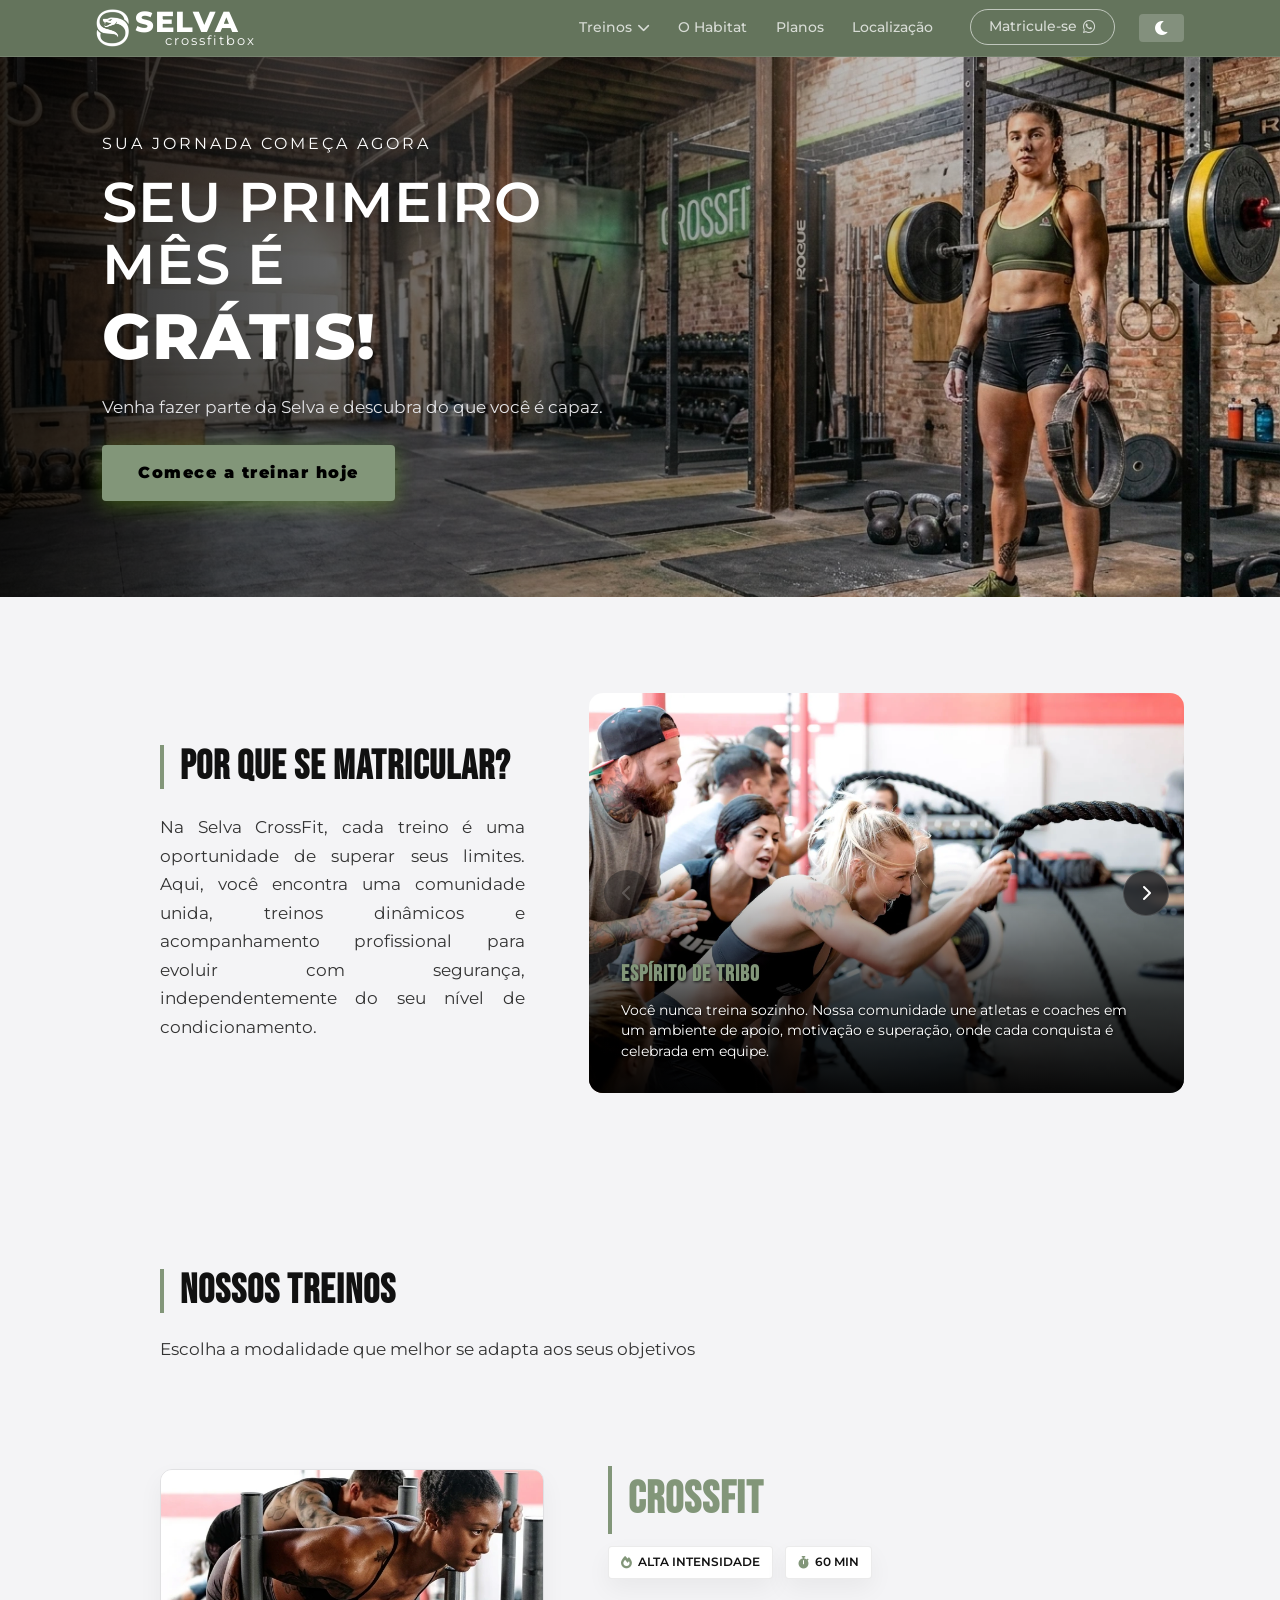
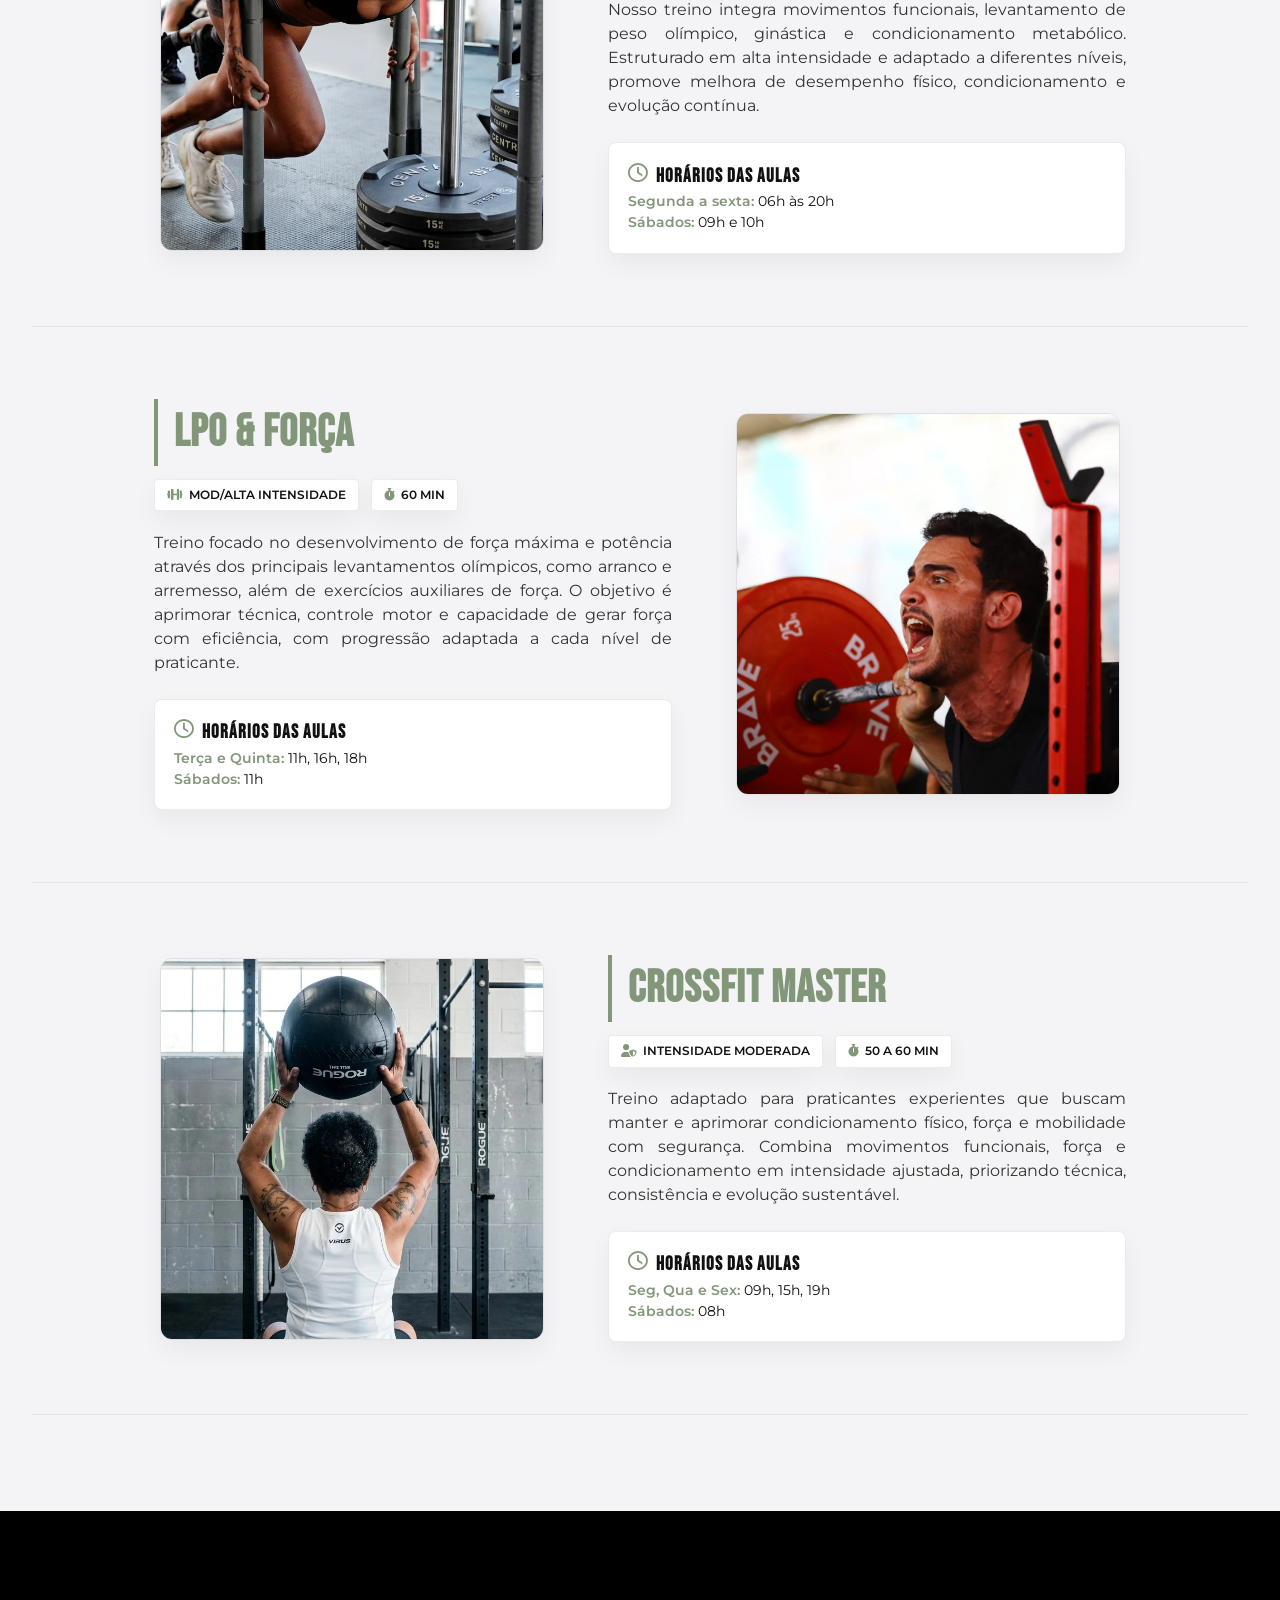
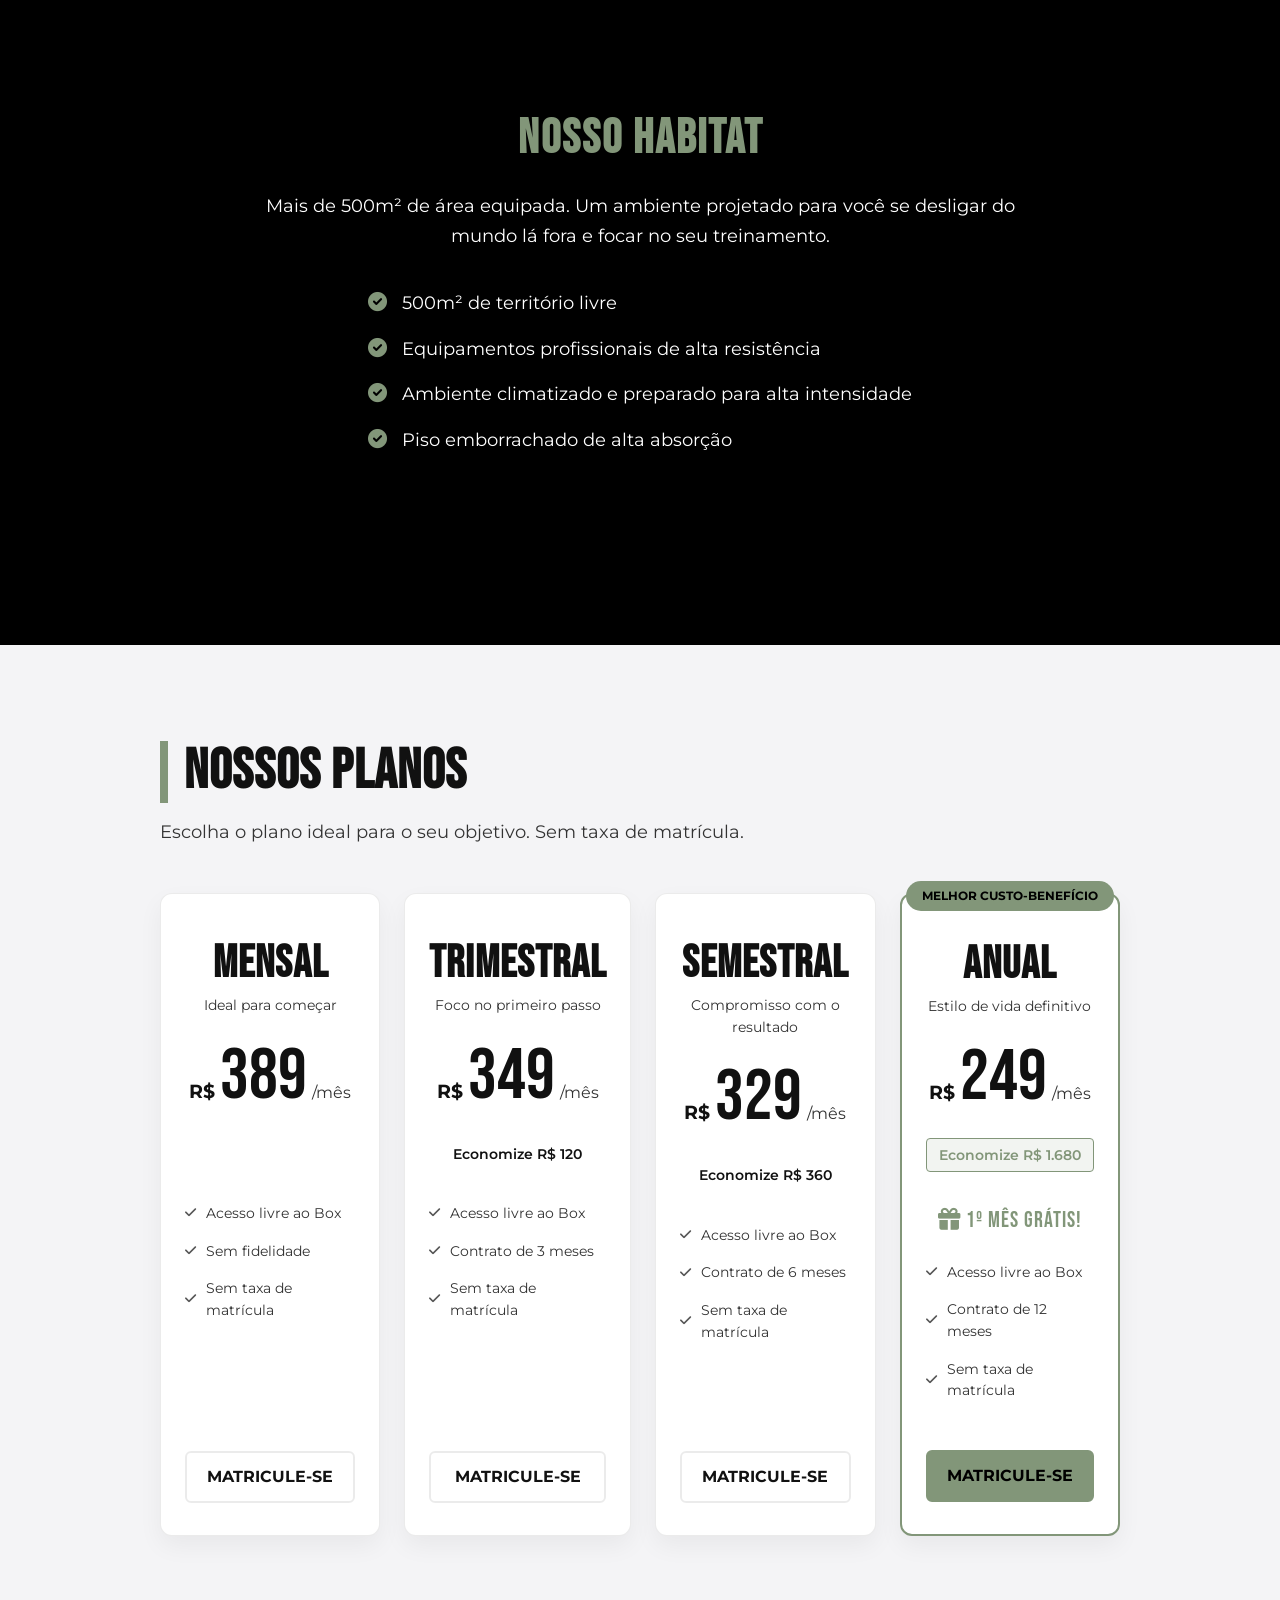
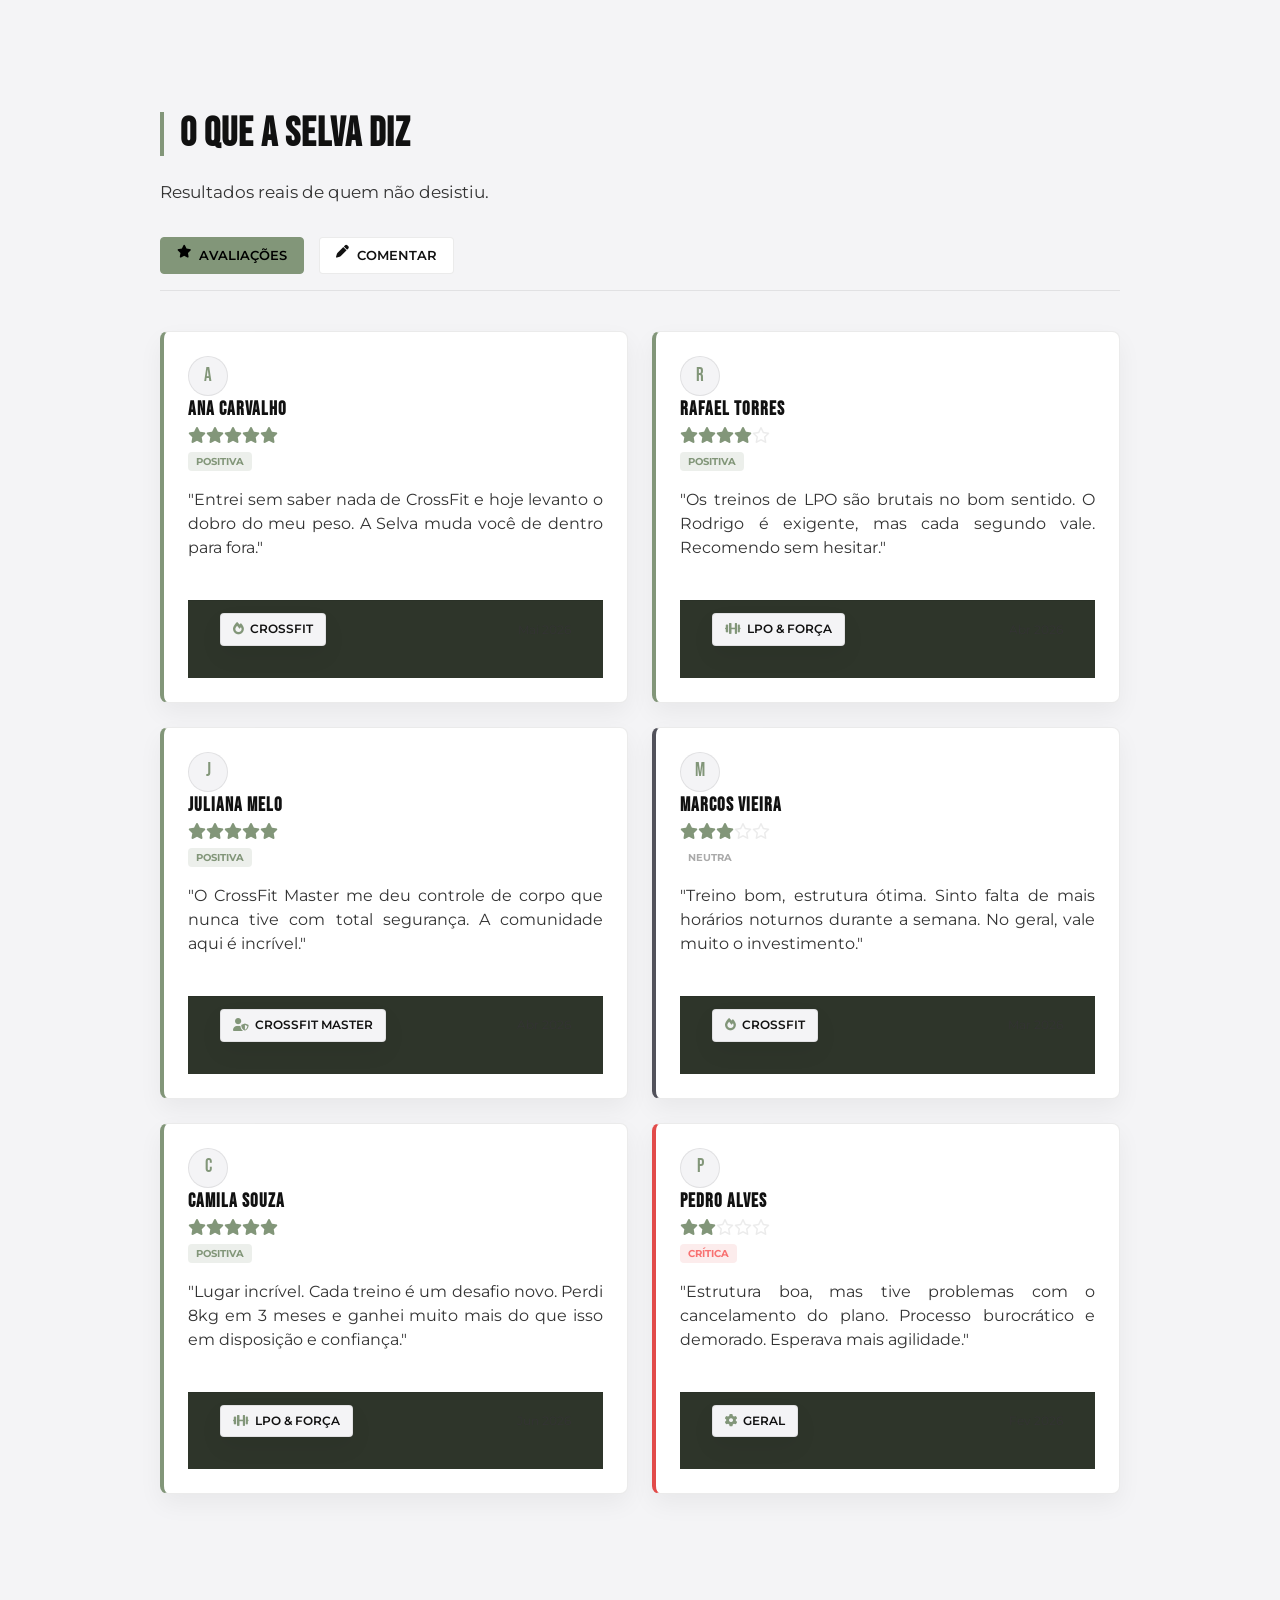
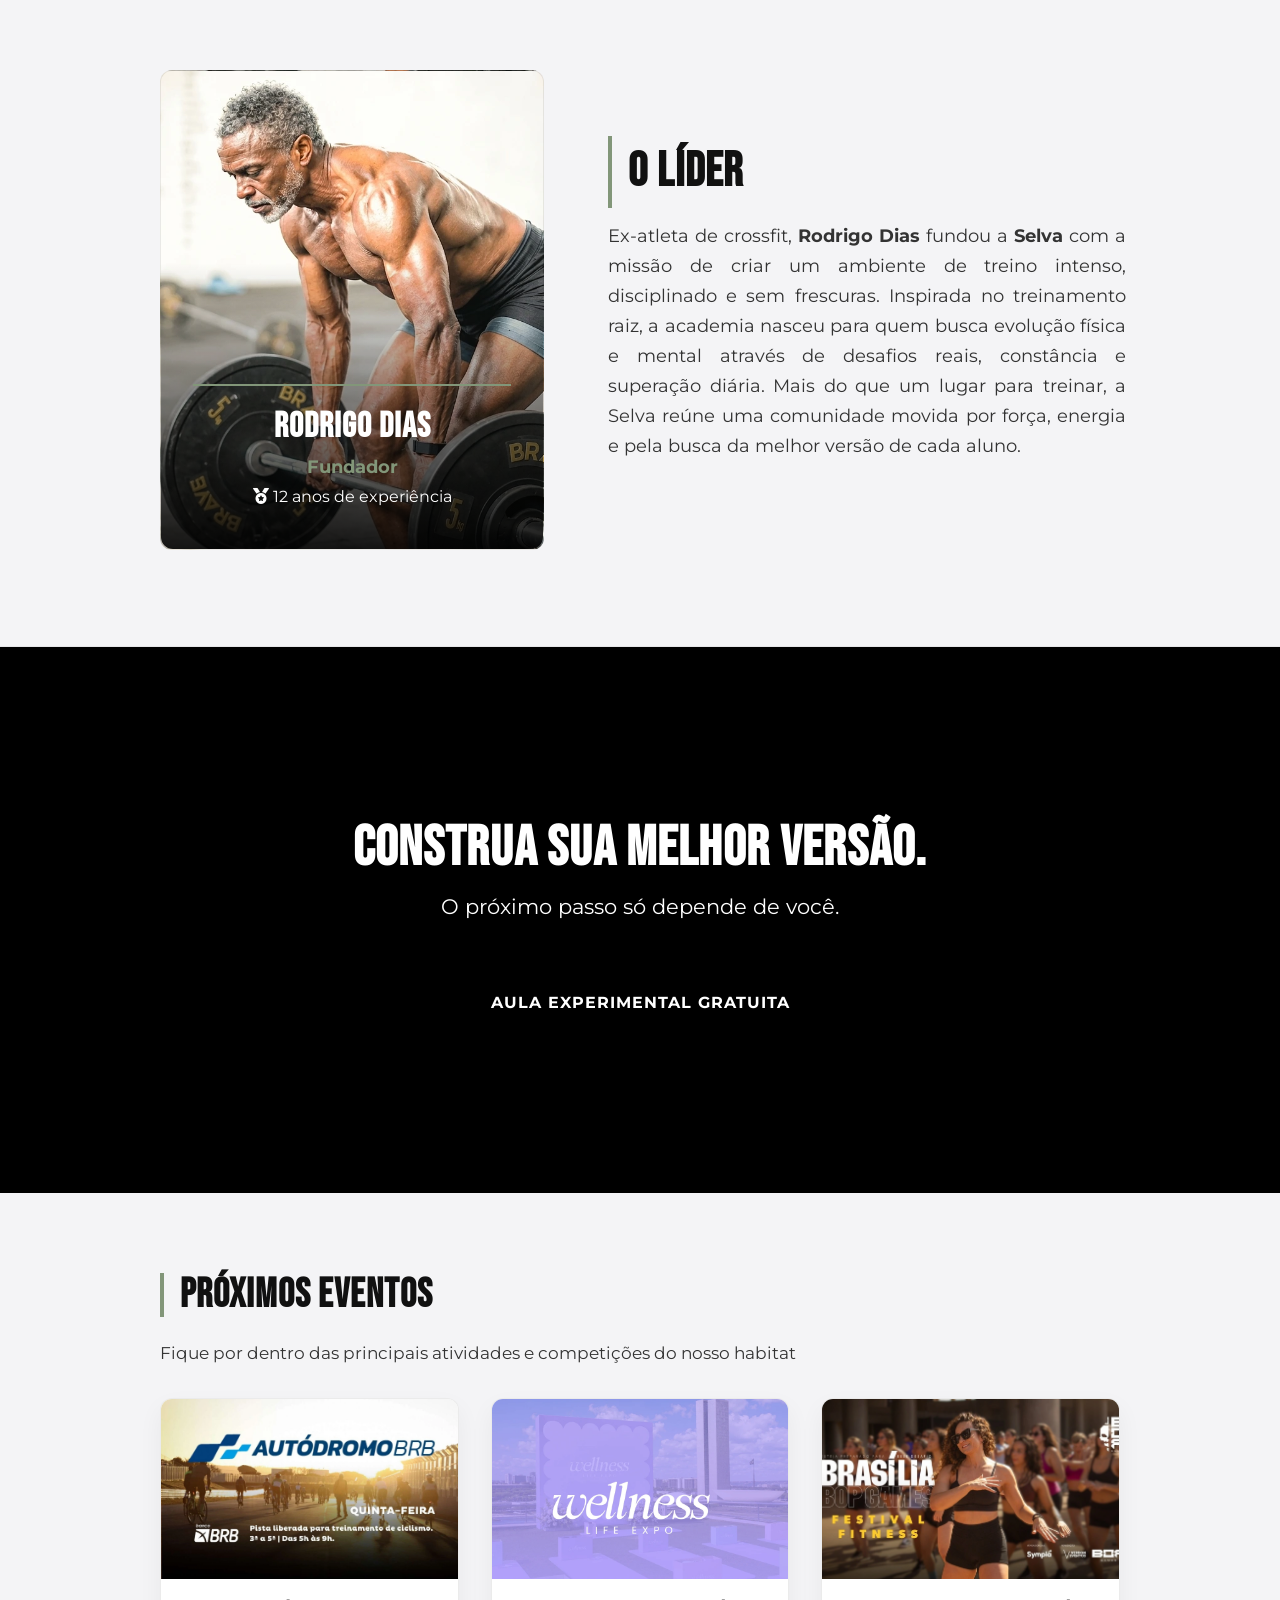
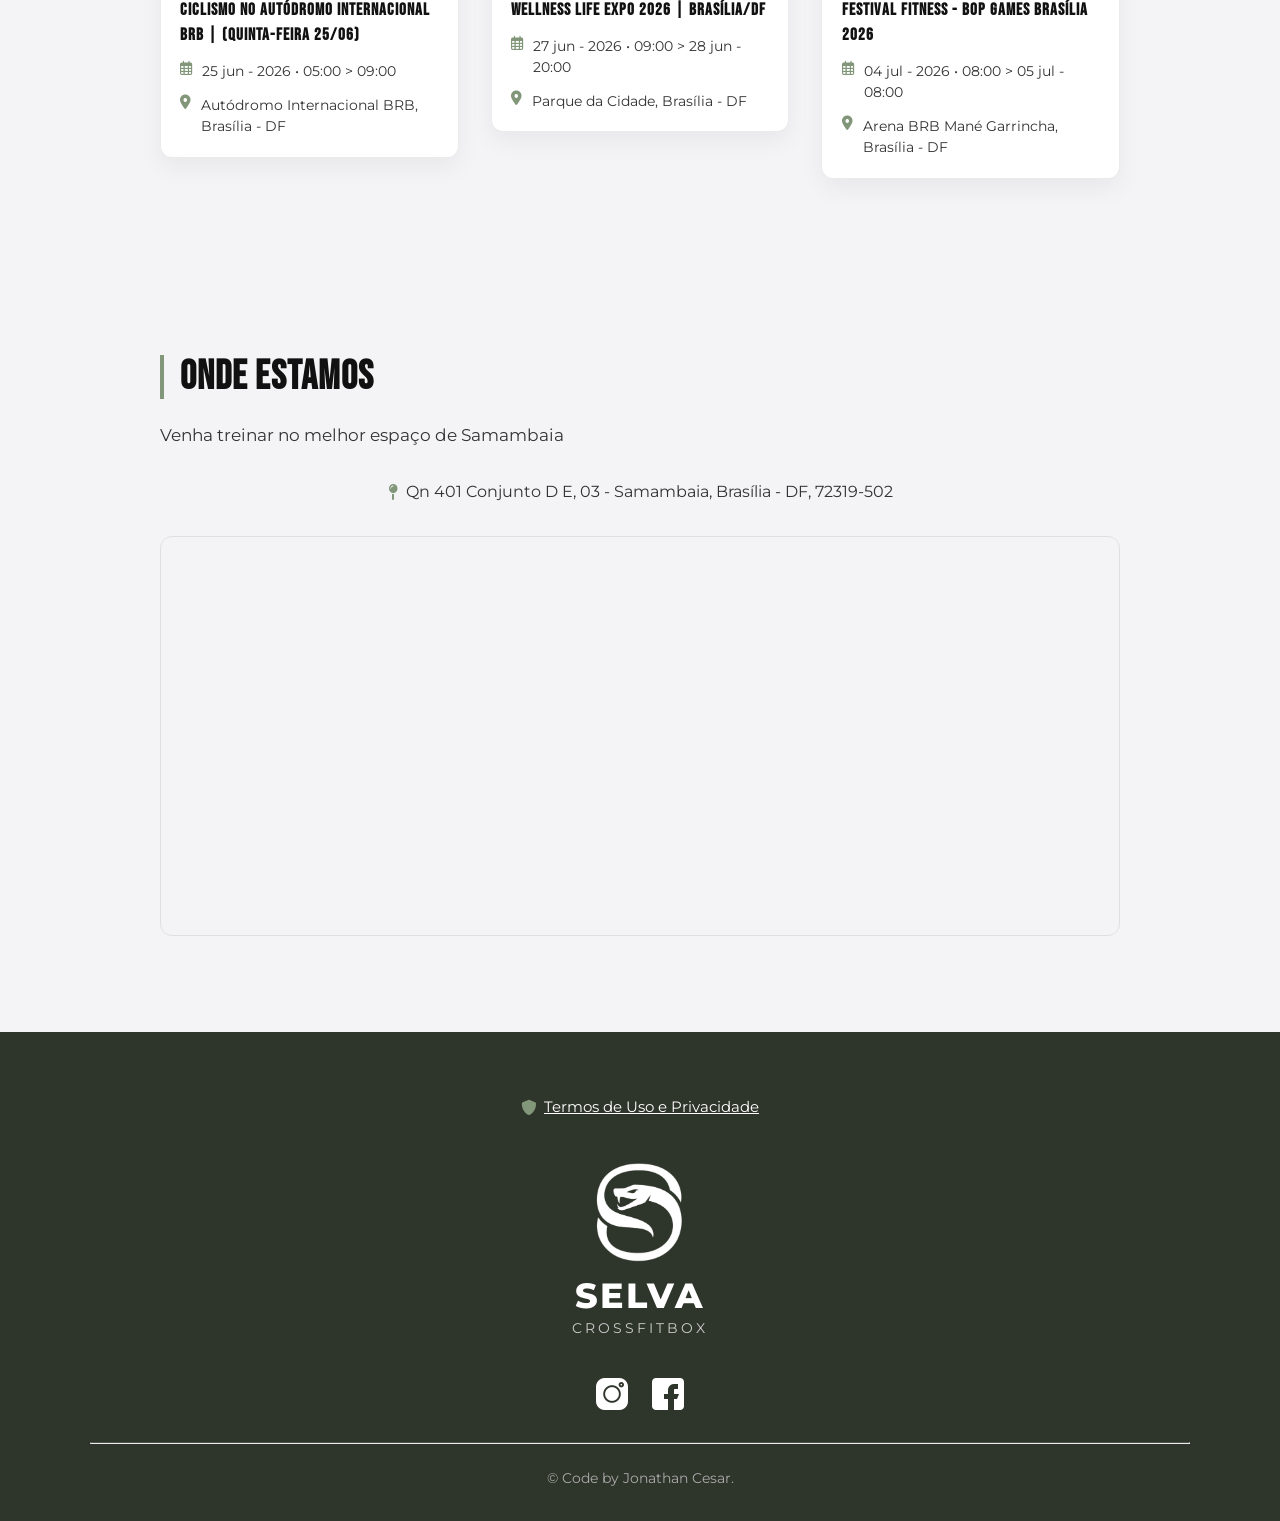
<file: index.html>
<!DOCTYPE html>
<html lang="pt-BR">

<head>
    <meta charset="UTF-8">
    <meta name="viewport" content="width=device-width, initial-scale=1.0, viewport-fit=cover">
    <meta name="description" content="Selva CrossFit - Desperte seu instinto primal. A maior academia de Samambaia - DF.">
    <meta name="theme-color" content="#e6e6e8">
    <title>Selva CrossFit | Desperte seu Instinto Primal - Samambaia/DF</title>

    <!-- Importação das fontes -->
    <link rel="preconnect" href="https://fonts.googleapis.com">
    <link rel="preconnect" href="https://fonts.gstatic.com" crossorigin>
    <link href="https://fonts.googleapis.com/css2?family=Bebas+Neue&family=League+Gothic&family=Montserrat:wght@400;700;800&family=Roboto:wght@300;400;500;700&display=swap" rel="stylesheet">
    <link rel="stylesheet" href="https://cdnjs.cloudflare.com/ajax/libs/font-awesome/6.0.0-beta3/css/all.min.css">

    <!-- Importação do CSS com caminhos corretos da pasta assets -->
    <link rel="stylesheet" href="./assets/css/reset.css">
    <link rel="stylesheet" href="./assets/css/global.css">
    <link rel="stylesheet" href="./assets/css/layout.css">
    <link rel="stylesheet" href="./assets/css/sections.css">
</head>

<body>
    <!-- Controles invisíveis para Tema e Menu Mobile -->
    <input type="checkbox" id="dark-toggle" class="sr-only" checked>
    <input type="checkbox" id="menu-toggle" class="sr-only">

    <div class="site-container">

        <!-- HEADER -->
        <header class="main-header">
            <div class="header-container">
                <a href="#inicio" class="logo-link" aria-label="Selva CrossFit - Voltar para o início">
                    <div class="logo-area-composta">
                        <img src="assets/icons/logo.svg" class="logo-simbolo" alt="" aria-hidden="true">
                        <div class="logo-texto-bloco">
                            <h1 class="logo-txt-principal">SELVA</h1>
                            <span class="logo-txt-sub">crossfitbox</span>
                        </div>
                    </div>
                </a>

                <nav class="top-nav" aria-label="Navegação principal">
                    <ul>
                        <li class="dropdown">
                            <a href="#inicio" aria-haspopup="true">Treinos <i class="fas fa-chevron-down" aria-hidden="true"></i></a>
                            <ul class="dropdown-menu">
                                <li><a href="#crossfit">CrossFit</a></li>
                                <li><a href="#lpo">LPO</a></li>
                                <li><a href="#crossfit-master">CrossFit Master</a></li>
                            </ul>
                        </li>
                        <li><a href="#estrutura">O Habitat</a></li>
                        <li><a href="#planos">Planos</a></li>
                        <li><a href="#localizacao">Localização</a></li>
                        <li class="nav-btn-container">
                            <a href="https://api.whatsapp.com/send/?phone=556130488201" target="_blank" rel="noopener" class="btn-nav-eval">
                                Matricule-se <i class="fab fa-whatsapp" aria-hidden="true"></i>
                            </a>
                        </li>
                    </ul>
                </nav>

                <div class="header-controls">
                    <div class="theme-toggle">
                        <label for="dark-toggle" class="toggle-label">
                            <i class="fas fa-moon" aria-hidden="true"></i>
                            <span class="sr-only">Alternar tema claro e escuro</span>
                        </label>
                    </div>
                    <label for="menu-toggle" class="btn-mobile-menu">
                        <i class="fas fa-bars" aria-hidden="true"></i>
                        <span class="sr-only">Abrir menu de navegação</span>
                    </label>
                </div>
            </div>
        </header>

        <!-- BANNER PROMOCIONAL -->
        <section id="inicio" class="promocional">
            <div class="conteudo-promo">
                <span>SUA JORNADA COMEÇA AGORA</span>
                <h2>SEU PRIMEIRO MÊS É <span>GRÁTIS!</span></h2>
                <p>Venha fazer parte da Selva e descubra do que você é capaz.</p>
                <a href="#planos" class="btn-green">Comece a treinar hoje</a>
            </div>
            <div class="promo-imagem">
                <img src="assets/img/bannerPromocao.webp" alt="Crossfit">
            </div>
        </section>

        <!-- POR QUE SE MATRICULAR (Carrossel) -->
        <section id="por-que-selva" class="pq-selva-section">
            <input type="radio" name="pq-carousel-track" id="pq-car-1" checked class="sr-only">
            <input type="radio" name="pq-carousel-track" id="pq-car-2" class="sr-only">
            <input type="radio" name="pq-carousel-track" id="pq-car-3" class="sr-only">
            <input type="radio" name="pq-carousel-track" id="pq-car-4" class="sr-only">

            <div class="pq-selva-container-centralizado">
                <div class="pq-selva-flex-layout">
                    <div class="pq-selva-texto-lado">
                        <div class="pq-titulo-bloco">
                            <h2 class="section-main-title text-left">Por que se matricular?</h2>
                        </div>
                        <p class="pq-texto-principal">
                            Na Selva CrossFit, cada treino é uma oportunidade de superar seus limites. Aqui, você
                            encontra uma comunidade unida, treinos dinâmicos e acompanhamento profissional para evoluir
                            com segurança, independentemente do seu nível de condicionamento.
                        </p>
                    </div>

                    <div class="pq-selva-carousel-lado">
                        <div class="carousel-window">
                            <div class="carousel-navigation-absolute">
                                <div class="arrows-group-abs ctrl-1">
                                    <span class="arrow-abs-disabled"><i class="fas fa-chevron-left"></i></span>
                                    <label for="pq-car-2" class="arrow-abs-active"><i class="fas fa-chevron-right"></i></label>
                                </div>
                                <div class="arrows-group-abs ctrl-2">
                                    <label for="pq-car-1" class="arrow-abs-active"><i class="fas fa-chevron-left"></i></label>
                                    <label for="pq-car-3" class="arrow-abs-active"><i class="fas fa-chevron-right"></i></label>
                                </div>
                                <div class="arrows-group-abs ctrl-3">
                                    <label for="pq-car-2" class="arrow-abs-active"><i class="fas fa-chevron-left"></i></label>
                                    <label for="pq-car-4" class="arrow-abs-active"><i class="fas fa-chevron-right"></i></label>
                                </div>
                                <div class="arrows-group-abs ctrl-4">
                                    <label for="pq-car-3" class="arrow-abs-active"><i class="fas fa-chevron-left"></i></label>
                                    <span class="arrow-abs-disabled"><i class="fas fa-chevron-right"></i></span>
                                </div>
                            </div>

                            <div class="carousel-track">
                                <div class="carousel-card-item">
                                    <div class="card-img-box">
                                        <img src="assets/img/carrosselComunidade.webp" alt="Comunidade Selva CrossFit" loading="lazy">
                                        <div class="card-caption-inside">
                                            <h3>Espírito de Tribo</h3>
                                            <p>Você nunca treina sozinho. Nossa comunidade une atletas e coaches em um ambiente de apoio, motivação e superação, onde cada conquista é celebrada em equipe.</p>
                                        </div>
                                    </div>
                                </div>
                                <div class="carousel-card-item">
                                    <div class="card-img-box">
                                        <img src="assets/img/carrosselInstrutor.webp" alt="Treinadores Selva CrossFit" loading="lazy">
                                        <div class="card-caption-inside">
                                            <h3>Treinadores de Verdade</h3>
                                            <p>Profissionais altamente qualificados acompanham cada treino, garantindo execução correta dos movimentos e prevenção de lesões. As aulas são adaptadas ao seu nível, do iniciante ao atleta experiente.</p>
                                        </div>
                                    </div>
                                </div>
                                <div class="carousel-card-item">
                                    <div class="card-img-box">
                                        <img src="assets/img/carrosselVariedade.webp" alt="Treinos Dinâmicos Selva CrossFit" loading="lazy">
                                        <div class="card-caption-inside">
                                            <h3>Treinos Dinâmicos</h3>
                                            <p>Sem monotonia. Cada dia é um treino diferente, combinando levantamento de peso, ginástica e cardio para manter a evolução constante e evitar estagnação.</p>
                                        </div>
                                    </div>
                                </div>
                                <div class="carousel-card-item">
                                    <div class="card-img-box">
                                        <img src="assets/img/carrosselAmbiente.webp" alt="Estrutura Selva CrossFit" loading="lazy">
                                        <div class="card-caption-inside">
                                            <h3>Estrutura de Elite</h3>
                                            <p>Estrutura completa para treinos de alta performance, com equipamentos modernos, ambiente preparado e segurança para evoluir em qualquer nível.</p>
                                        </div>
                                    </div>
                                </div>
                            </div>
                        </div>
                    </div>
                </div>
            </div>
        </section>

        <!-- TREINOS -->
        <section id="treinos" class="treinos-secao-global">
            <div class="container-titulo-treinos">
                <div class="pq-titulo-bloco">
                    <h2 class="section-main-title text-left">Nossos Treinos</h2>
                </div>
                <p class="section-subtitle">Escolha a modalidade que melhor se adapta aos seus objetivos</p>
            </div>

            <!-- CrossFit -->
            <div id="crossfit" class="treino-secao-independente">
                <div class="treino-container-centralizado">
                    <div class="treino-row-grande">
                        <div class="treino-col-img-grande">
                            <img src="assets/img/modalidadeCrossfit.webp" alt="Treino de CrossFit Selva" loading="lazy">
                        </div>
                        <div class="treino-col-texto-grande">
                            <div class="treino-titulo-bloco"><h3>CrossFit</h3></div>
                            <div class="treino-badges-atributos">
                                <span class="badge-atrib"><i class="fas fa-fire"></i> Alta Intensidade</span>
                                <span class="badge-atrib"><i class="fas fa-stopwatch"></i> 60 min</span>
                            </div>
                            <p class="treino-descricao">
                                Nosso treino integra movimentos funcionais, levantamento de peso olímpico, ginástica e condicionamento metabólico. Estruturado em alta intensidade e adaptado a diferentes níveis, promove melhora de desempenho físico, condicionamento e evolução contínua.
                            </p>
                            <div class="treino-horarios-box">
                                <h4><i class="far fa-clock"></i> Horários das aulas</h4>
                                <div class="horarios-grid">
                                    <div class="horario-item"><span>Segunda a sexta:</span> 06h às 20h</div>
                                    <div class="horario-item"><span>Sábados:</span> 09h e 10h</div>
                                </div>
                            </div>
                        </div>
                    </div>
                </div>
            </div>

            <!-- LPO -->
            <div id="lpo" class="treino-secao-independente">
                <div class="treino-container-centralizado">
                    <div class="treino-row-grande row-reverse-grande">
                        <div class="treino-col-img-grande">
                            <img src="assets/img/modalidadeLpo.webp" alt="Treino de LPO Selva" loading="lazy">
                        </div>
                        <div class="treino-col-texto-grande">
                            <div class="treino-titulo-bloco"><h3>LPO & Força</h3></div>
                            <div class="treino-badges-atributos">
                                <span class="badge-atrib"><i class="fas fa-dumbbell"></i> Mod/Alta Intensidade</span>
                                <span class="badge-atrib"><i class="fas fa-stopwatch"></i> 60 min</span>
                            </div>
                            <p class="treino-descricao">
                                Treino focado no desenvolvimento de força máxima e potência através dos principais levantamentos olímpicos, como arranco e arremesso, além de exercícios auxiliares de força. O objetivo é aprimorar técnica, controle motor e capacidade de gerar força com eficiência, com progressão adaptada a cada nível de praticante.
                            </p>
                            <div class="treino-horarios-box">
                                <h4><i class="far fa-clock"></i> Horários das Aulas</h4>
                                <div class="horarios-grid">
                                    <div class="horario-item"><span>Terça e Quinta:</span> 11h, 16h, 18h</div>
                                    <div class="horario-item"><span>Sábados:</span> 11h</div>
                                </div>
                            </div>
                        </div>
                    </div>
                </div>
            </div>

            <!-- Master -->
            <div id="crossfit-master" class="treino-secao-independente">
                <div class="treino-container-centralizado">
                    <div class="treino-row-grande">
                        <div class="treino-col-img-grande">
                            <img src="assets/img/modalidadeMaster.webp" alt="Treino Master Selva" loading="lazy">
                        </div>
                        <div class="treino-col-texto-grande">
                            <div class="treino-titulo-bloco"><h3>CrossFit Master</h3></div>
                            <div class="treino-badges-atributos">
                                <span class="badge-atrib"><i class="fas fa-user-shield"></i> Intensidade Moderada</span>
                                <span class="badge-atrib"><i class="fas fa-stopwatch"></i> 50 a 60 min</span>
                            </div>
                            <p class="treino-descricao">
                                Treino adaptado para praticantes experientes que buscam manter e aprimorar condicionamento físico, força e mobilidade com segurança. Combina movimentos funcionais, força e condicionamento em intensidade ajustada, priorizando técnica, consistência e evolução sustentável.
                            </p>
                            <div class="treino-horarios-box">
                                <h4><i class="far fa-clock"></i> Horários das Aulas</h4>
                                <div class="horarios-grid">
                                    <div class="horario-item"><span>Seg, Qua e Sex:</span> 09h, 15h, 19h</div>
                                    <div class="horario-item"><span>Sábados:</span> 08h</div>
                                </div>
                            </div>
                        </div>
                    </div>
                </div>
            </div>
        </section>

        <!-- HABITAT -->
        <section id="estrutura" class="habitat-video-section">
            <video autoplay loop muted playsinline poster="assets/video/video.mp4" class="habitat-video-bg">
                <source src="assets/video/video.mp4" type="video/mp4">
            </video>
            <div class="habitat-overlay">
                <div class="container habitat-content">
                    <h2>Nosso Habitat</h2>
                    <p class="section-subtitle">Mais de 500m² de área equipada. Um ambiente projetado para você se desligar do mundo lá fora e focar no seu treinamento.</p>
                    <div class="estrutura-list-container">
                        <ul class="estrutura-list">
                            <li><i class="fas fa-check-circle" aria-hidden="true"></i> 500m² de território livre</li>
                            <li><i class="fas fa-check-circle" aria-hidden="true"></i> Equipamentos profissionais de alta resistência</li>
                            <li><i class="fas fa-check-circle" aria-hidden="true"></i> Ambiente climatizado e preparado para alta intensidade</li>
                            <li><i class="fas fa-check-circle" aria-hidden="true"></i> Piso emborrachado de alta absorção</li>
                        </ul>
                    </div>
                </div>
            </div>
        </section>

        <main>
            <!-- PLANOS -->
            <section id="planos" class="planos-secao-global">
                <div class="container-titulo-planos">
                    <div class="planos-titulo-bloco">
                        <h2 class="section-main-title text-left">Nossos Planos</h2>
                    </div>
                    <p class="section-subtitle">Escolha o plano ideal para o seu objetivo. Sem taxa de matrícula.</p>
                </div>

                <div class="planos-container-centralizado">
                    <div class="planos-grid-premium">
                        <div class="plano-card-premium">
                            <div class="plano-header">
                                <h3>Mensal</h3>
                                <p class="plano-sub">Ideal para começar</p>
                            </div>
                            <div class="plano-preco-box">
                                <span class="moeda">R$</span><span class="valor">389</span><span class="periodo">/mês</span>
                            </div>
                            <div class="plano-economia-badge economia-vazia">—</div>
                            <ul class="plano-beneficios">
                                <li><i class="fas fa-check"></i> Acesso livre ao Box</li>
                                <li><i class="fas fa-check"></i> Sem fidelidade</li>
                                <li><i class="fas fa-check"></i> Sem taxa de matrícula</li>
                            </ul>
                            <div class="plano-action">
                                <a href="https://api.whatsapp.com/send/?phone=556130488201" target="_blank" rel="noopener" class="btn-plano">Matricule-se</a>
                            </div>
                        </div>

                        <div class="plano-card-premium">
                            <div class="plano-header">
                                <h3>Trimestral</h3>
                                <p class="plano-sub">Foco no primeiro passo</p>
                            </div>
                            <div class="plano-preco-box">
                                <span class="moeda">R$</span><span class="valor">349</span><span class="periodo">/mês</span>
                            </div>
                            <div class="plano-economia-badge">Economize R$ 120</div>
                            <ul class="plano-beneficios">
                                <li><i class="fas fa-check"></i> Acesso livre ao Box</li>
                                <li><i class="fas fa-check"></i> Contrato de 3 meses</li>
                                <li><i class="fas fa-check"></i> Sem taxa de matrícula</li>
                            </ul>
                            <div class="plano-action">
                                <a href="https://api.whatsapp.com/send/?phone=556130488201" target="_blank" rel="noopener" class="btn-plano">Matricule-se</a>
                            </div>
                        </div>

                        <div class="plano-card-premium">
                            <div class="plano-header">
                                <h3>Semestral</h3>
                                <p class="plano-sub">Compromisso com o resultado</p>
                            </div>
                            <div class="plano-preco-box">
                                <span class="moeda">R$</span><span class="valor">329</span><span class="periodo">/mês</span>
                            </div>
                            <div class="plano-economia-badge">Economize R$ 360</div>
                            <ul class="plano-beneficios">
                                <li><i class="fas fa-check"></i> Acesso livre ao Box</li>
                                <li><i class="fas fa-check"></i> Contrato de 6 meses</li>
                                <li><i class="fas fa-check"></i> Sem taxa de matrícula</li>
                            </ul>
                            <div class="plano-action">
                                <a href="https://api.whatsapp.com/send/?phone=556130488201" target="_blank" rel="noopener" class="btn-plano">Matricule-se</a>
                            </div>
                        </div>

                        <div class="plano-card-premium plano-destaque">
                            <div class="tag-mais-vantajoso">Melhor Custo-Benefício</div>
                            <div class="plano-header">
                                <h3>Anual</h3>
                                <p class="plano-sub">Estilo de vida definitivo</p>
                            </div>
                            <div class="plano-preco-box">
                                <span class="moeda">R$</span><span class="valor">249</span><span class="periodo">/mês</span>
                            </div>
                            <div class="plano-economia-badge badge-anual">Economize R$ 1.680</div>
                            <div class="bonus-anual-tag"><i class="fas fa-gift"></i> 1º MÊS GRÁTIS!</div>
                            <ul class="plano-beneficios">
                                <li><i class="fas fa-check"></i> Acesso livre ao Box</li>
                                <li><i class="fas fa-check"></i> Contrato de 12 meses</li>
                                <li><i class="fas fa-check"></i> Sem taxa de matrícula</li>
                            </ul>
                            <div class="plano-action">
                                <a href="https://api.whatsapp.com/send/?phone=556130488201" target="_blank" rel="noopener" class="btn-plano btn-plano-destaque">Matricule-se</a>
                            </div>
                        </div>
                    </div>
                </div>
            </section>

            <!-- AVALIAÇÕES -->
            <section id="avaliacoes" class="treinos-secao-global">
                <div class="container-titulo-treinos">
                    <div class="pq-titulo-bloco">
                        <h2 class="section-main-title text-left">O que a Selva diz</h2>
                    </div>
                    <p class="section-subtitle">Resultados reais de quem não desistiu.</p>
                </div>

                <div class="treino-container-centralizado">
                    <input type="checkbox" id="reviews-tab-toggle" class="sr-only">
                    <div class="rv-tabs">
                        <label class="rv-tab rv-tab--list" for="reviews-tab-toggle"><i class="fas fa-star" aria-hidden="true"></i> Avaliações</label>
                        <label class="rv-tab rv-tab--form" for="reviews-tab-toggle"><i class="fas fa-pen" aria-hidden="true"></i> Comentar</label>
                    </div>

                    <div class="rv-panel rv-panel--list">
                        <article class="rv-card">
                            <header class="rv-card__header">
                                <div class="rv-avatar">A</div>
                                <div>
                                    <h3 class="rv-card__name">Ana Carvalho</h3>
                                    <div class="rv-stars rv-stars--5">
                                        <i class="fas fa-star" aria-hidden="true"></i><i class="fas fa-star" aria-hidden="true"></i><i class="fas fa-star" aria-hidden="true"></i><i class="fas fa-star" aria-hidden="true"></i><i class="fas fa-star" aria-hidden="true"></i>
                                    </div>
                                </div>
                                <span class="rv-badge rv-badge--positive">Positiva</span>
                            </header>
                            <p class="treino-descricao">"Entrei sem saber nada de CrossFit e hoje levanto o dobro do meu peso. A Selva muda você de dentro para fora."</p>
                            <footer class="rv-card__footer">
                                <span class="badge-atrib"><i class="fas fa-fire"></i> CrossFit</span>
                                <time class="rv-date" datetime="2026-05">Mai 2026</time>
                            </footer>
                        </article>

                        <article class="rv-card">
                            <header class="rv-card__header">
                                <div class="rv-avatar">R</div>
                                <div>
                                    <h3 class="rv-card__name">Rafael Torres</h3>
                                    <div class="rv-stars rv-stars--4">
                                        <i class="fas fa-star" aria-hidden="true"></i><i class="fas fa-star" aria-hidden="true"></i><i class="fas fa-star" aria-hidden="true"></i><i class="fas fa-star" aria-hidden="true"></i><i class="far fa-star" aria-hidden="true"></i>
                                    </div>
                                </div>
                                <span class="rv-badge rv-badge--positive">Positiva</span>
                            </header>
                            <p class="treino-descricao">"Os treinos de LPO são brutais no bom sentido. O Rodrigo é exigente, mas cada segundo vale. Recomendo sem hesitar."</p>
                            <footer class="rv-card__footer">
                                <span class="badge-atrib"><i class="fas fa-dumbbell"></i> LPO & Força</span>
                                <time class="rv-date" datetime="2026-04">Abr 2026</time>
                            </footer>
                        </article>

                        <article class="rv-card">
                            <header class="rv-card__header">
                                <div class="rv-avatar">J</div>
                                <div>
                                    <h3 class="rv-card__name">Juliana Melo</h3>
                                    <div class="rv-stars rv-stars--5">
                                        <i class="fas fa-star" aria-hidden="true"></i><i class="fas fa-star" aria-hidden="true"></i><i class="fas fa-star" aria-hidden="true"></i><i class="fas fa-star" aria-hidden="true"></i><i class="fas fa-star" aria-hidden="true"></i>
                                    </div>
                                </div>
                                <span class="rv-badge rv-badge--positive">Positiva</span>
                            </header>
                            <p class="treino-descricao">"O CrossFit Master me deu controle de corpo que nunca tive com total segurança. A comunidade aqui é incrível."</p>
                            <footer class="rv-card__footer">
                                <span class="badge-atrib"><i class="fas fa-user-shield"></i> CrossFit Master</span>
                                <time class="rv-date" datetime="2026-04">Abr 2026</time>
                            </footer>
                        </article>

                        <article class="rv-card">
                            <header class="rv-card__header">
                                <div class="rv-avatar">M</div>
                                <div>
                                    <h3 class="rv-card__name">Marcos Vieira</h3>
                                    <div class="rv-stars rv-stars--3">
                                        <i class="fas fa-star" aria-hidden="true"></i><i class="fas fa-star" aria-hidden="true"></i><i class="fas fa-star" aria-hidden="true"></i><i class="far fa-star" aria-hidden="true"></i><i class="far fa-star" aria-hidden="true"></i>
                                    </div>
                                </div>
                                <span class="rv-badge rv-badge--neutral">Neutra</span>
                            </header>
                            <p class="treino-descricao">"Treino bom, estrutura ótima. Sinto falta de mais horários noturnos durante a semana. No geral, vale muito o investimento."</p>
                            <footer class="rv-card__footer">
                                <span class="badge-atrib"><i class="fas fa-fire"></i> CrossFit</span>
                                <time class="rv-date" datetime="2026-03">Mar 2026</time>
                            </footer>
                        </article>

                        <article class="rv-card">
                            <header class="rv-card__header">
                                <div class="rv-avatar">C</div>
                                <div>
                                    <h3 class="rv-card__name">Camila Souza</h3>
                                    <div class="rv-stars rv-stars--5">
                                        <i class="fas fa-star" aria-hidden="true"></i><i class="fas fa-star" aria-hidden="true"></i><i class="fas fa-star" aria-hidden="true"></i><i class="fas fa-star" aria-hidden="true"></i><i class="fas fa-star" aria-hidden="true"></i>
                                    </div>
                                </div>
                                <span class="rv-badge rv-badge--positive">Positiva</span>
                            </header>
                            <p class="treino-descricao">"Lugar incrível. Cada treino é um desafio novo. Perdi 8kg em 3 meses e ganhei muito mais do que isso em disposição e confiança."</p>
                            <footer class="rv-card__footer">
                                <span class="badge-atrib"><i class="fas fa-dumbbell"></i> LPO & Força</span>
                                <time class="rv-date" datetime="2026-06">Jun 2026</time>
                            </footer>
                        </article>

                        <article class="rv-card">
                            <header class="rv-card__header">
                                <div class="rv-avatar">P</div>
                                <div>
                                    <h3 class="rv-card__name">Pedro Alves</h3>
                                    <div class="rv-stars rv-stars--2">
                                        <i class="fas fa-star" aria-hidden="true"></i><i class="fas fa-star" aria-hidden="true"></i><i class="far fa-star" aria-hidden="true"></i><i class="far fa-star" aria-hidden="true"></i><i class="far fa-star" aria-hidden="true"></i>
                                    </div>
                                </div>
                                <span class="rv-badge rv-badge--critical">Crítica</span>
                            </header>
                            <p class="treino-descricao">"Estrutura boa, mas tive problemas com o cancelamento do plano. Processo burocrático e demorado. Esperava mais agilidade."</p>
                            <footer class="rv-card__footer">
                                <span class="badge-atrib"><i class="fas fa-cog"></i> Geral</span>
                                <time class="rv-date" datetime="2026-02">Fev 2026</time>
                            </footer>
                        </article>
                    </div>

                    <div class="rv-panel rv-panel--form">
                        <div class="treino-horarios-box rv-form-wrapper">
                            <div class="treino-titulo-bloco"><h3>Deixe seu depoimento</h3></div>
                            <form class="rv-form" action="#avaliacoes" method="get" novalidate>
                                <div class="rv-form__row">
                                    <div class="rv-form__field">
                                        <label class="rv-form__label" for="rv-nome">Nome</label>
                                        <input class="rv-form__input" id="rv-nome" name="nome" type="text" placeholder="Seu nome completo" required>
                                    </div>
                                    <div class="rv-form__field">
                                        <label class="rv-form__label" for="rv-modalidade">Modalidade</label>
                                        <select class="rv-form__input" id="rv-modalidade" name="modalidade" required>
                                            <option value="" disabled selected>Selecione</option>
                                            <option value="crossfit">CrossFit</option>
                                            <option value="lpo">LPO & Força</option>
                                            <option value="master">CrossFit Master</option>
                                        </select>
                                    </div>
                                </div>
                                <fieldset class="rv-form__fieldset">
                                    <legend class="rv-form__label">Sua nota</legend>
                                    <div class="rv-star-picker">
                                        <input type="radio" id="review-5" class="sr-only" name="review-stars" value="5">
                                        <label for="review-5"><i class="fas fa-star"></i></label>
                                        <input type="radio" id="review-4" class="sr-only" name="review-stars" value="4">
                                        <label for="review-4"><i class="fas fa-star"></i></label>
                                        <input type="radio" id="review-3" class="sr-only" name="review-stars" value="3">
                                        <label for="review-3"><i class="fas fa-star"></i></label>
                                        <input type="radio" id="review-2" class="sr-only" name="review-stars" value="2">
                                        <label for="review-2"><i class="fas fa-star"></i></label>
                                        <input type="radio" id="review-1" class="sr-only" name="review-stars" value="1">
                                        <label for="review-1"><i class="fas fa-star"></i></label>
                                    </div>
                                </fieldset>
                                <div class="rv-form__field">
                                    <label class="rv-form__label" for="rv-comentario">Comentário</label>
                                    <textarea class="rv-form__input rv-form__textarea" id="rv-comentario" name="comentario" placeholder="Conte sua experiência na Selva..." rows="4" required></textarea>
                                </div>
                                <button class="btn rv-form__submit" type="submit">Enviar avaliação <i class="fas fa-chevron-right" aria-hidden="true"></i></button>
                            </form>
                        </div>
                    </div>
                </div>
            </section>

            <!-- O LÍDER -->
            <section id="lider" class="treino-secao-independente">
                <div class="treino-container-centralizado">
                    <div class="treino-row-grande">
                        <div class="treino-col-img-grande" style="overflow: visible; border: none; box-shadow: none; background: transparent;">
                            <div class="flip-card-container" onclick="this.classList.toggle('flipped')">
                                <div class="flip-card">
                                    <div class="flip-front">
                                        <div class="flip-front-content">
                                            <h3>Rodrigo Dias</h3>
                                            <p class="cargo">Fundador</p>
                                            <p><i class="fas fa-medal" aria-hidden="true"></i> 12 anos de experiência</p>
                                        </div>
                                    </div>
                                    <div class="flip-back">
                                        <i class="fas fa-quote-left" aria-hidden="true"></i>
                                        <blockquote cite="#lider">
                                            <p>"Aqui dentro, criamos resistência para sobreviver ao caos lá fora."</p>
                                        </blockquote>
                                    </div>
                                </div>
                            </div>
                        </div>
                        <div class="lider-col-texto-grande">
                            <div class="treino-titulo-bloco"><h3>O Líder</h3></div>
                            <p class="treino-descricao">
                                Ex-atleta de crossfit, <strong>Rodrigo Dias</strong> fundou a <strong>Selva</strong> com a missão de criar um ambiente de treino intenso, disciplinado e sem frescuras. Inspirada no treinamento raiz, a academia nasceu para quem busca evolução física e mental através de desafios reais, constância e superação diária. Mais do que um lugar para treinar, a Selva reúne uma comunidade movida por força, energia e pela busca da melhor versão de cada aluno.
                            </p>
                        </div>
                    </div>
                </div>
            </section>

            <!-- PARALLAX -->
            <div class="parallax-section">
                <div class="parallax-overlay">
                    <h3>Construa sua melhor versão.</h3>
                    <p>O próximo passo só depende de você.</p>
                    <a href="https://api.whatsapp.com/send/?phone=556130488201" target="_blank" rel="noopener" class="btn btn-white">Aula experimental gratuita</a>
                </div>
            </div>

            <!-- EVENTOS -->
            <section id="eventos" class="treinos-secao-global" style="padding-bottom: 6rem;">
                <div class="container-titulo-treinos">
                    <div class="pq-titulo-bloco">
                        <h2 class="section-main-title text-left">Próximos Eventos</h2>
                    </div>
                    <p class="section-subtitle">Fique por dentro das principais atividades e competições do nosso habitat</p>
                </div>
                <div class="treino-container-centralizado">
                    <div class="eventos-grid">
                        <a href="https://www.sympla.com.br/evento/ciclismo-no-autodromo-internacional-brb-quinta-feira-25-06/3449644" target="_blank" rel="noopener" class="evento-link-wrapper">
                            <article class="evento-card">
                                <div class="evento-img-wrapper"><img src="assets/img/evento1.webp" alt="Ciclismo" loading="lazy"></div>
                                <div class="evento-info">
                                    <h3>Ciclismo no Autódromo Internacional BRB | (QUINTA-FEIRA 25/06)</h3>
                                    <div class="evento-data"><i class="far fa-calendar-alt" aria-hidden="true"></i> <span>25 jun - 2026 • 05:00 &gt; 09:00</span></div>
                                    <div class="evento-local"><i class="fas fa-map-marker-alt" aria-hidden="true"></i> <span>Autódromo Internacional BRB, Brasília - DF</span></div>
                                </div>
                            </article>
                        </a>
                        <a href="https://www.sympla.com.br/evento/wellness-life-expo-2026-brasilia-df/3457720" target="_blank" rel="noopener" class="evento-link-wrapper">
                            <article class="evento-card">
                                <div class="evento-img-wrapper"><img src="assets/img/evento2.webp" alt="Wellness Expo" loading="lazy"></div>
                                <div class="evento-info">
                                    <h3>Wellness Life Expo 2026 | Brasília/DF</h3>
                                    <div class="evento-data"><i class="far fa-calendar-alt" aria-hidden="true"></i> <span>27 jun - 2026 • 09:00 &gt; 28 jun - 20:00</span></div>
                                    <div class="evento-local"><i class="fas fa-map-marker-alt" aria-hidden="true"></i> <span>Parque da Cidade, Brasília - DF</span></div>
                                </div>
                            </article>
                        </a>
                        <a href="https://www.sympla.com.br/evento/festival-fitness-bop-games-brasilia-2026/3372519" target="_blank" rel="noopener" class="evento-link-wrapper">
                            <article class="evento-card">
                                <div class="evento-img-wrapper"><img src="assets/img/evento3.webp" alt="BOP GAMES" loading="lazy"></div>
                                <div class="evento-info">
                                    <h3>FESTIVAL FITNESS - BOP GAMES BRASÍLIA 2026</h3>
                                    <div class="evento-data"><i class="far fa-calendar-alt" aria-hidden="true"></i> <span>04 jul - 2026 • 08:00 &gt; 05 jul - 08:00</span></div>
                                    <div class="evento-local"><i class="fas fa-map-marker-alt" aria-hidden="true"></i> <span>Arena BRB Mané Garrincha, Brasília - DF</span></div>
                                </div>
                            </article>
                        </a>
                    </div>
                </div>
            </section>

            <!-- LOCALIZAÇÃO -->
            <section id="localizacao" class="treinos-secao-global" style="padding-bottom: 6rem;">
                <div class="container-titulo-treinos">
                    <div class="pq-titulo-bloco">
                        <h2 class="section-main-title text-left">Onde Estamos</h2>
                    </div>
                    <p class="section-subtitle">Venha treinar no melhor espaço de Samambaia</p>
                </div>
                <div class="treino-container-centralizado">
                    <p class="localizacao-p">
                        <i class="fas fa-map-pin" aria-hidden="true"></i> Qn 401 Conjunto D E, 03 - Samambaia, Brasília - DF, 72319-502
                    </p>
                    <div class="mapa-wrapper">
                        <iframe src="https://www.google.com/maps/embed?pb=!1m18!1m12!1m3!1d3837.8065014444214!2d-48.097800326151955!3d-15.86676408478375!2m3!1f0!2f0!3f0!3m2!1i1024!2i768!4f13.1!3m3!1m2!1s0x935bcd176c626767%3A0x6e49fe9bae37ff6!2sFaculdade%20CCI%20%E2%80%93%20Ensino%20Superior!5e0!3m2!1spt-BR!2sbr!4v1779733617661!5m2!1spt-BR!2sbr" allowfullscreen="" loading="lazy" referrerpolicy="no-referrer-when-downgrade"></iframe>
                    </div>
                </div>
            </section>
        </main>

        <!-- RODAPÉ -->
        <footer>
            <div class="container footer-grid">
                <div class="footer-left">
                    <p class="footer-seguranca">
                        <i class="fas fa-shield-alt" aria-hidden="true"></i>
                        <a href="pages/termos-dark.html" class="link-termos-dark">Termos de Uso e Privacidade</a>
                        <a href="pages/termos-light.html" class="link-termos-light">Termos de Uso e Privacidade</a>
                    </p>
                </div>
                <div class="footer-center">
                    <div class="footer-logo">
                        <img src="assets/icons/logo.svg" alt="Logotipo Selva CrossFit">
                    </div>
                    <h2 class="footer-brand-title">SELVA</h2>
                    <span class="footer-brand-sub">crossfitbox</span>
                </div>
                <div class="footer-right">
                    <div class="social-icons">
                        <a href="https://www.instagram.com/faculdadecci/reels/" target="_blank" rel="noopener" aria-label="Instagram da Selva CrossFit">
                            <img src="assets/icons/instagram.svg" alt="Instagram" loading="lazy">
                        </a>
                        <a href="https://www.facebook.com/FaculdadeCCI/" target="_blank" rel="noopener" aria-label="Facebook da Selva CrossFit">
                            <img src="assets/icons/facebook.svg" alt="Facebook" loading="lazy">
                        </a>
                    </div>
                </div>
            </div>
            <div class="container">
                <hr>
                <div class="footer-links">
                <a href="https://github.com/jonathan3703226" target="_blank" rel="noopener" class="footer-link">
                    <p>© Code by Jonathan Cesar.</p> </a>
                </div>
            </div>
        </footer>

    </div>
</body>

</html>
</file>
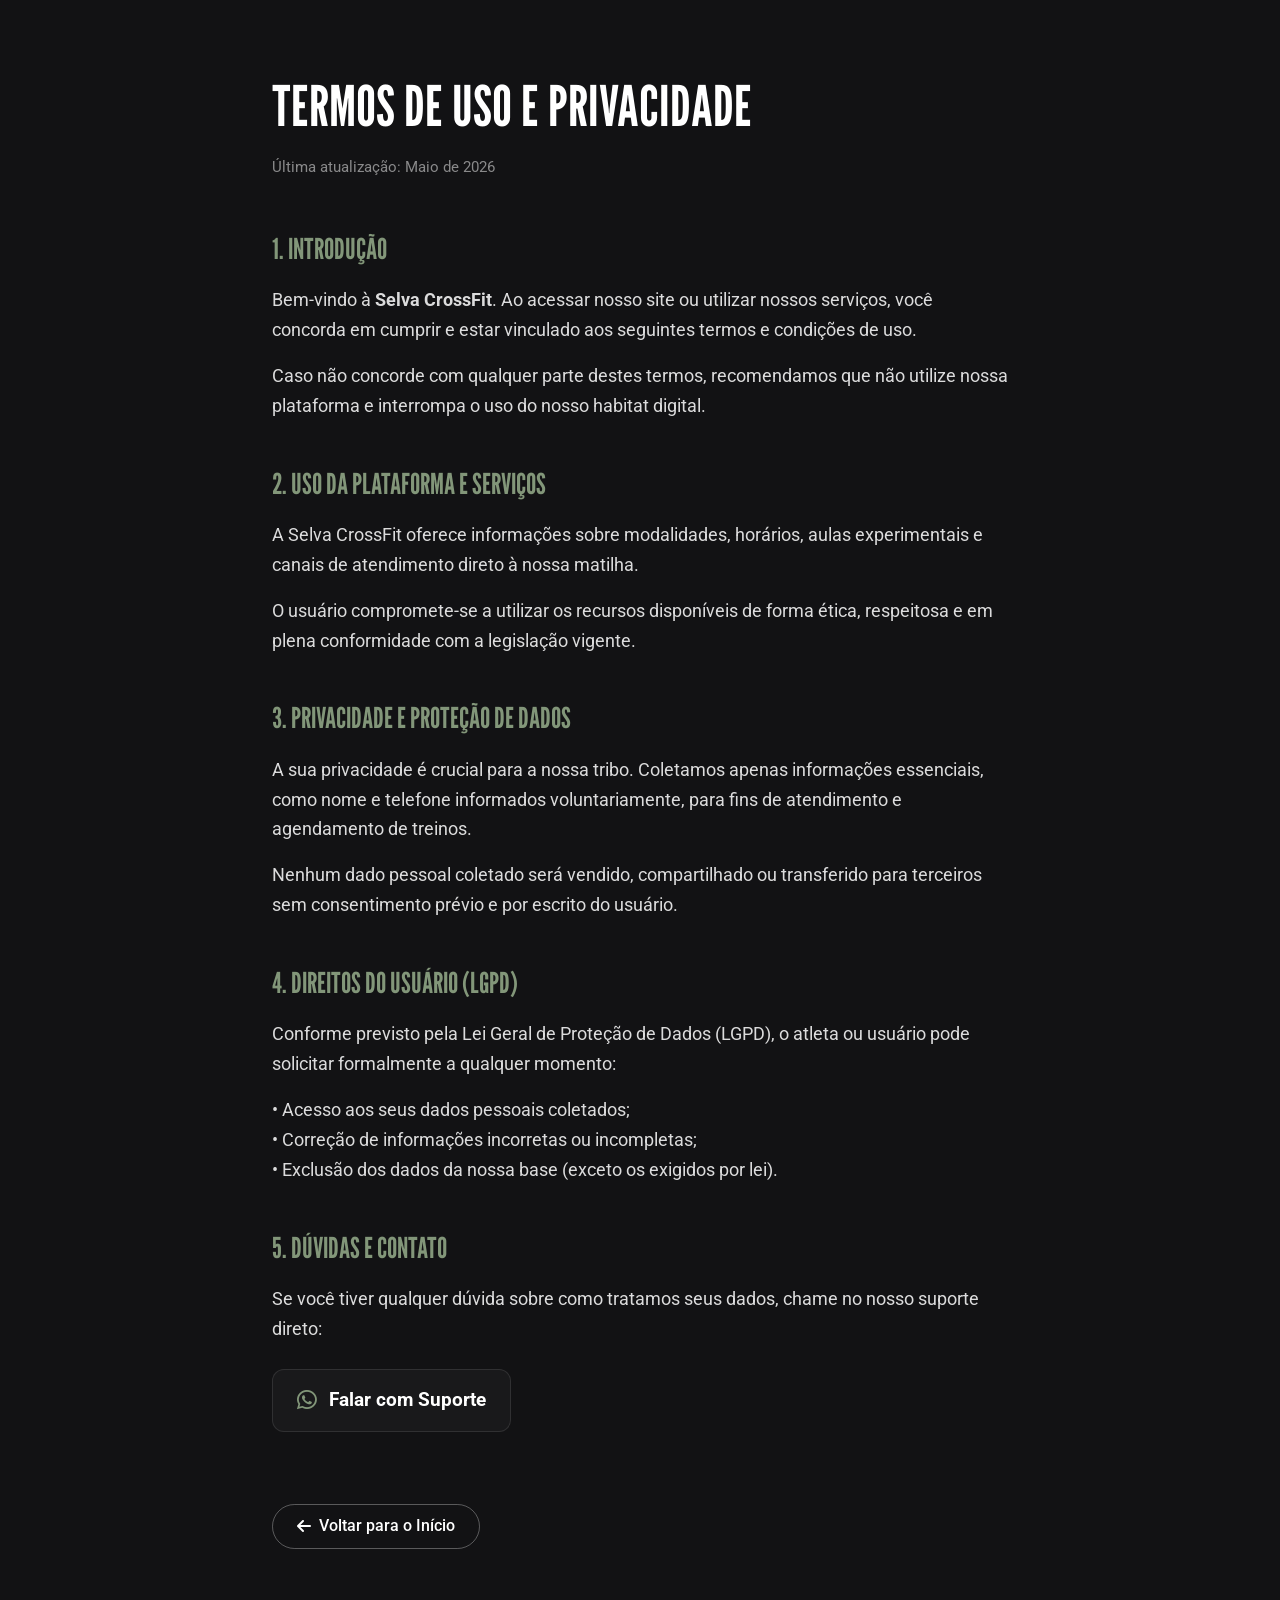
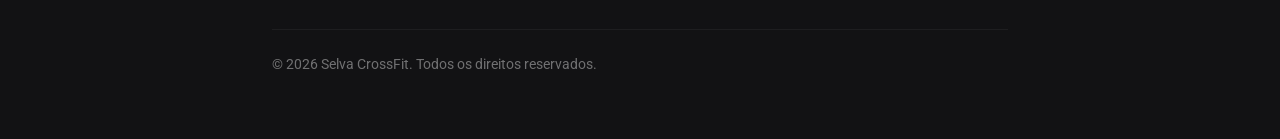
<file: pages/termos-dark.html>
<!DOCTYPE html>
<html lang="pt-BR">
<head>
    <meta charset="UTF-8">
    <meta name="viewport" content="width=device-width, initial-scale=1.0">
    <title>Termos de Uso e Privacidade - Selva CrossFit</title>

    <!-- Fontes e Ícones -->
    <link rel="preconnect" href="https://fonts.googleapis.com">
    <link rel="preconnect" href="https://fonts.gstatic.com" crossorigin>
    <link href="https://fonts.googleapis.com/css2?family=League+Gothic&family=Roboto:wght@300;400;500;700&display=swap" rel="stylesheet">
    <link rel="stylesheet" href="https://cdnjs.cloudflare.com/ajax/libs/font-awesome/6.0.0-beta3/css/all.min.css">

    <!-- CSS com caminhos corrigidos -->
    <link rel="stylesheet" href="../assets/css/reset.css">
    <link rel="stylesheet" href="../assets/css/termos.css">
</head>
<body>
    <!-- Checkbox SEM a propriedade 'checked' para garantir o fundo escuro nesta página -->
    <input type="checkbox" id="dark-toggle" style="display: none;">

    <div class="site-container">
        <div class="container">
            <header class="page-header">
                <h1>Termos de Uso e Privacidade</h1>
                <p class="subtitle">Última atualização: Maio de 2026</p>
            </header>

            <section>
                <h2>1. Introdução</h2>
                <p>Bem-vindo à <strong>Selva CrossFit</strong>. Ao acessar nosso site ou utilizar nossos serviços, você concorda em cumprir e estar vinculado aos seguintes termos e condições de uso.</p>
                <p>Caso não concorde com qualquer parte destes termos, recomendamos que não utilize nossa plataforma e interrompa o uso do nosso habitat digital.</p>
            </section>

            <section>
                <h2>2. Uso da Plataforma e Serviços</h2>
                <p>A Selva CrossFit oferece informações sobre modalidades, horários, aulas experimentais e canais de atendimento direto à nossa matilha.</p>
                <p>O usuário compromete-se a utilizar os recursos disponíveis de forma ética, respeitosa e em plena conformidade com a legislação vigente.</p>
            </section>

            <section>
                <h2>3. Privacidade e Proteção de Dados</h2>
                <p>A sua privacidade é crucial para a nossa tribo. Coletamos apenas informações essenciais, como nome e telefone informados voluntariamente, para fins de atendimento e agendamento de treinos.</p>
                <p>Nenhum dado pessoal coletado será vendido, compartilhado ou transferido para terceiros sem consentimento prévio e por escrito do usuário.</p>
            </section>

            <section>
                <h2>4. Direitos do Usuário (LGPD)</h2>
                <p>Conforme previsto pela Lei Geral de Proteção de Dados (LGPD), o atleta ou usuário pode solicitar formalmente a qualquer momento:</p>
                <p>• Acesso aos seus dados pessoais coletados;<br>
                   • Correção de informações incorretas ou incompletas;<br>
                   • Exclusão dos dados da nossa base (exceto os exigidos por lei).</p>
            </section>

            <section>
                <h2>5. Dúvidas e Contato</h2>
                <p>Se você tiver qualquer dúvida sobre como tratamos seus dados, chame no nosso suporte direto:</p>
                <div class="contact-box">
                    <i class="fab fa-whatsapp whatsapp-icon"></i>
                    <a href="https://api.whatsapp.com/send/?phone=556130488201" target="_blank">Falar com Suporte</a>
                </div>
            </section>

            <!-- Botão de Voltar utilizando o histórico do navegador para não perder o tema -->
            <a href="javascript:history.back()" class="btn">
                <i class="fas fa-arrow-left"></i> Voltar para o Início
            </a>

            <footer>
                <p>© 2026 Selva CrossFit. Todos os direitos reservados.</p>
            </footer>
        </div>
    </div>
</body>
</html>
</file>
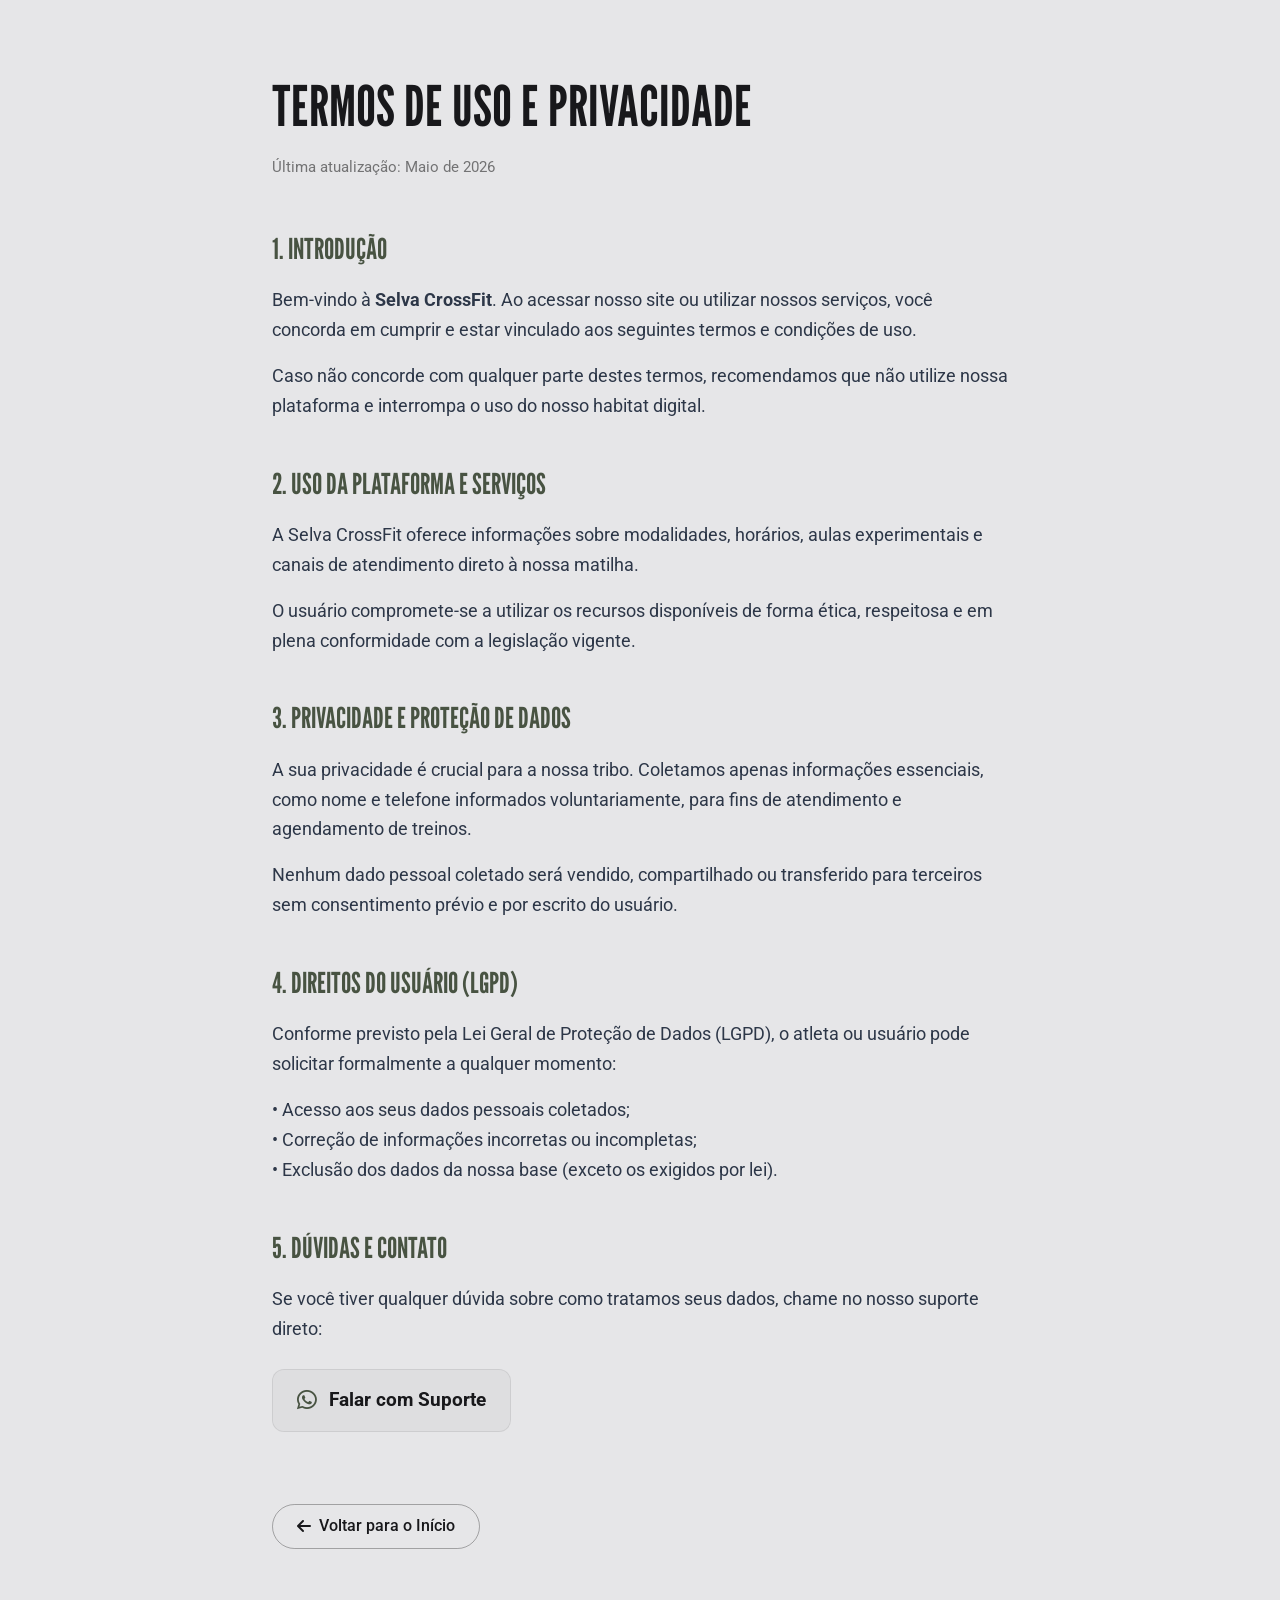
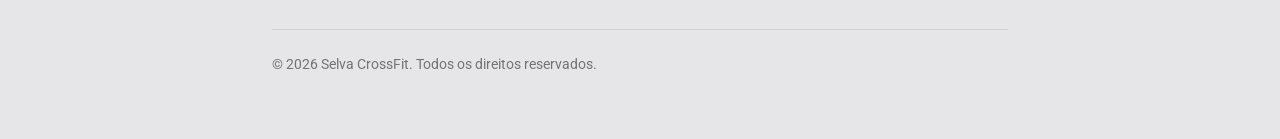
<file: pages/termos-light.html>
<!DOCTYPE html>
<html lang="pt-BR">
<head>
    <meta charset="UTF-8">
    <meta name="viewport" content="width=device-width, initial-scale=1.0">
    <title>Termos de Uso e Privacidade - Selva CrossFit</title>

    <!-- Fontes e Ícones -->
    <link rel="preconnect" href="https://fonts.googleapis.com">
    <link rel="preconnect" href="https://fonts.gstatic.com" crossorigin>
    <link href="https://fonts.googleapis.com/css2?family=League+Gothic&family=Roboto:wght@300;400;500;700&display=swap" rel="stylesheet">
    <link rel="stylesheet" href="https://cdnjs.cloudflare.com/ajax/libs/font-awesome/6.0.0-beta3/css/all.min.css">

    <!-- CSS com caminhos corrigidos (../ para sair da pasta pages) -->
    <link rel="stylesheet" href="../assets/css/reset.css">
    <link rel="stylesheet" href="../assets/css/termos.css">
</head>
<body>
    <!-- Este checkbox invisível MARCADO ativa o tema claro no CSS -->
    <input type="checkbox" id="dark-toggle" checked style="display: none;">

    <div class="site-container">
        <div class="container">
            <header class="page-header">
                <h1>Termos de Uso e Privacidade</h1>
                <p class="subtitle">Última atualização: Maio de 2026</p>
            </header>

            <section>
                <h2>1. Introdução</h2>
                <p>Bem-vindo à <strong>Selva CrossFit</strong>. Ao acessar nosso site ou utilizar nossos serviços, você concorda em cumprir e estar vinculado aos seguintes termos e condições de uso.</p>
                <p>Caso não concorde com qualquer parte destes termos, recomendamos que não utilize nossa plataforma e interrompa o uso do nosso habitat digital.</p>
            </section>

            <section>
                <h2>2. Uso da Plataforma e Serviços</h2>
                <p>A Selva CrossFit oferece informações sobre modalidades, horários, aulas experimentais e canais de atendimento direto à nossa matilha.</p>
                <p>O usuário compromete-se a utilizar os recursos disponíveis de forma ética, respeitosa e em plena conformidade com a legislação vigente.</p>
            </section>

            <section>
                <h2>3. Privacidade e Proteção de Dados</h2>
                <p>A sua privacidade é crucial para a nossa tribo. Coletamos apenas informações essenciais, como nome e telefone informados voluntariamente, para fins de atendimento e agendamento de treinos.</p>
                <p>Nenhum dado pessoal coletado será vendido, compartilhado ou transferido para terceiros sem consentimento prévio e por escrito do usuário.</p>
            </section>

            <section>
                <h2>4. Direitos do Usuário (LGPD)</h2>
                <p>Conforme previsto pela Lei Geral de Proteção de Dados (LGPD), o atleta ou usuário pode solicitar formalmente a qualquer momento:</p>
                <p>• Acesso aos seus dados pessoais coletados;<br>
                   • Correção de informações incorretas ou incompletas;<br>
                   • Exclusão dos dados da nossa base (exceto os exigidos por lei).</p>
            </section>

            <section>
                <h2>5. Dúvidas e Contato</h2>
                <p>Se você tiver qualquer dúvida sobre como tratamos seus dados, chame no nosso suporte direto:</p>
                <div class="contact-box">
                    <i class="fab fa-whatsapp whatsapp-icon"></i>
                    <a href="https://api.whatsapp.com/send/?phone=556130488201" target="_blank">Falar com Suporte</a>
                </div>
            </section>

            <!-- Botão de Voltar -->
            <a href="javascript:history.back()" class="btn">
                <i class="fas fa-arrow-left"></i> Voltar para o Início
            </a>

            <footer>
                <p>© 2026 Selva CrossFit. Todos os direitos reservados.</p>
            </footer>
        </div>
    </div>
</body>
</html>
</file>
<file: assets/css/global.css>
/* ==========================================================================
  GLOBAL CSS & VARIÁVEIS DE TEMA
   ========================================================================== */
:root {
    /* Cores dinâmicas (Mudam com o tema) */
    --bg-primary: #0d0d0e;
    --bg-secondary: #1a1a1c;
    --bg-card: #1a1a1c;
    
    --text-primary: #ffffff;
    --text-secondary: #cccccc;
    --text-muted: #aaaaaa;

    --border-color: rgba(255, 255, 255, 0.1);
    --border-light: rgba(255, 255, 255, 0.08);
    --shadow-card: 0 10px 25px rgba(0, 0, 0, 0.4);
    --shadow-hover: 0 12px 30px rgba(0, 0, 0, 0.5);

    --badge-bg: #1a1a1c;
    --input-bg: #0d0d0e;

    /* Cores estáticas (Nunca mudam, independente do tema) */
    --text-always-light: #ffffff;
    --bg-header: #64745c;
    --bg-footer: #2e352a;
    --accent: #829679;
    --accent-dark: #64745c;
    --accent-orange: #e67e22; /* Usado em planos e avaliações */
}

/* ==========================================================================
   TEMA CLARO (LIGHT MODE) - INVERSÃO AUTOMÁTICA
   ========================================================================== */
#dark-toggle:checked ~ .site-container {
    --bg-primary: #f4f4f6;
    --bg-secondary: #ffffff;
    --bg-card: #ffffff;
    
    --text-primary: #111111;
    --text-secondary: #333333;
    --text-muted: #555555;
    
    --border-color: rgba(0, 0, 0, 0.08);
    --border-light: rgba(0, 0, 0, 0.06);
    --shadow-card: 0 10px 25px rgba(0, 0, 0, 0.05);
    --shadow-hover: 0 12px 30px rgba(0, 0, 0, 0.1);
    
    --badge-bg: #ffffff;
    --input-bg: #f4f4f6;
}

/* ==========================================================================
   ESTILOS GLOBAIS
   ========================================================================== */
body {
    font-family: 'Montserrat', 'Roboto', sans-serif;
    background: var(--bg-primary);
    color: var(--text-primary);
    transition: background 0.3s ease, color 0.3s ease;
}

.site-container {
    transition: background 0.4s ease, color 0.4s ease;
    background-color: var(--bg-primary);
    color: var(--text-primary);
    overflow-x: hidden;
}

section {
    padding-block: 6rem;
    padding-inline: 2rem;
}

h1, h2, h3, h4 {
    font-family: 'Bebas Neue', sans-serif;
    letter-spacing: 1px;
}

/* ==========================================================================
   BOTÕES E UTILITÁRIOS GERAIS
   ========================================================================== */
.btn, .btn-white {
    display: inline-block;
    border-radius: 4px;
    padding: 16px 36px;
    text-decoration: none;
    font-weight: 700;
    text-transform: uppercase;
    letter-spacing: 1px;
    cursor: pointer;
    transition: all 0.3s ease;
}

.btn {
    background: var(--accent);
    color: #000000;
    margin-top: 10px;
    border: none;
    animation: pulseGlow 2s infinite;
}

.btn:hover {
    background: var(--accent-dark);
    transform: translateY(-3px);
    animation: none;
}

@keyframes pulseGlow {
    0% { box-shadow: 0 0 0 0 rgba(130, 150, 121, 0.4); }
    70% { box-shadow: 0 0 0 15px rgba(130, 150, 121, 0); }
    100% { box-shadow: 0 0 0 0 rgba(130, 150, 121, 0); }
}

.btn-white {
    background: transparent;
    color: var(--text-always-light);
    border: 2px solid var(--border-color);
}

.btn-white:hover {
    background: var(--text-always-light);
    color: #000000;
    border-color: var(--text-always-light);
}
</file>
<file: assets/css/layout.css>
/* ==========================================================================
    HEADER E NAVEGAÇÃO 
   ========================================================================== */
.main-header {
    position: fixed;
    top: 0;
    width: 100%;
    z-index: 1000;
    background: var(--bg-header);
    border-bottom: 1px solid rgba(255, 255, 255, 0.1);
    padding: 0.5rem 2rem;
    transition: padding 0.3s ease;
}

.main-header .header-container {
    max-width: 100%;
    margin: 0 auto;
    padding: 0 4rem;
    display: flex;
    align-items: center;
    justify-content: flex-start;
    width: 100%;
}

.logo-link {
    text-decoration: none;
    display: inline-block;
    flex-shrink: 0;
    cursor: pointer;
}

.logo-area-composta {
    display: flex;
    align-items: center;
    gap: 12px;
}

.logo-texto-bloco {
    display: flex;
    flex-direction: column;
    align-items: flex-start;
    line-height: 1;
}

.logo-simbolo {
    height: 40px;
    width: auto;
    margin-right: -7px;
}

.logo-txt-principal {
    font-family: 'Montserrat', sans-serif;
    font-weight: 800;
    font-size: 1.8rem;
    color: #ffffff !important;
    letter-spacing: 1px;
    margin: 0;
    text-transform: uppercase;
}

.logo-txt-sub {
    font-family: 'Montserrat', sans-serif;
    font-weight: 400;
    font-size: 0.8rem;
    color: #ffffff !important;
    letter-spacing: 2px;
    margin: -2px 0 0 30px;
}

.top-nav {
    display: flex;
    justify-content: flex-end;
    margin-left: auto;
}

.top-nav > ul {
    list-style: none;
    display: flex;
    gap: 1.8rem;
    align-items: center;
}

.top-nav > ul > li {
    position: relative;
    height: 100%;
}

.top-nav a {
    font-family: 'Montserrat', sans-serif;
    font-weight: 500;
    color: rgba(255, 255, 255, 0.75);
    font-size: 0.9rem;
    display: inline-flex;
    align-items: center;
    gap: 6px;
    padding: 0.5rem 0;
    position: relative;
    transition: color 0.3s ease;
}

.top-nav a:hover { color: #ffffff; }

/* EFEITO DE SUBLINHADO APENAS NOS LINKS SIMPLES (IGNORA DROPDOWN E BOTÃO) */
.top-nav > ul > li:not(.dropdown):not(.nav-btn-container) > a::after {
    content: '';
    position: absolute;
    bottom: 5px;
    left: 0;
    width: 100%;
    height: 1px;
    background-color: #ffffff;
    transform: scaleX(0);
    transform-origin: center;
    opacity: 0.2;
    transition: transform 0.3s cubic-bezier(0.25, 0.8, 0.25, 1);
}

.top-nav > ul > li:not(.dropdown):not(.nav-btn-container) > a:hover::after { 
    transform: scaleX(1); 
}

/* ==========================================================================
   DROPDOWN (MENU SUSPENSO)
   ========================================================================== */
.dropdown > a > i { transition: transform 0.4s ease; font-size: 0.8rem; }
.dropdown:hover > a > i { transform: rotate(180deg); }

.dropdown-menu {
    display: flex;
    flex-direction: column;
    position: absolute;
    top: 100%;
    left: 50%;
    transform: translateX(-50%) translateY(10px);
    background: #3b4436;
    border: 1px solid rgba(255, 255, 255, 0.1);
    border-radius: 8px;
    min-width: 160px;
    box-shadow: 0 10px 30px rgba(0, 0, 0, 0.15);
    padding: 0.5rem 0;
    opacity: 0;
    visibility: hidden;
    transition: all 0.3s ease;
}

.dropdown::after { content: ''; position: absolute; top: 100%; left: 0; width: 100%; height: 20px; }
.dropdown:hover .dropdown-menu { opacity: 1; visibility: visible; transform: translateX(-50%) translateY(0); }

.dropdown-menu a {
    padding: 0.6rem 1.2rem;
    font-size: 0.85rem;
    color: #ffffff;
}

.dropdown-menu a:hover { background: rgba(255, 255, 255, 0.15); padding-left: 1.5rem; }

/* ==========================================================================
   BOTÃO MATRICULE-SE (HEADER)
   ========================================================================== */
.top-nav .btn-nav-eval {
    border: 1px solid rgba(255, 255, 255, 0.6);
    padding: 6px 18px;
    border-radius: 50px;
    transition: all 0.3s ease;
    margin-left: 0.5rem;
}

.top-nav .btn-nav-eval:hover {
    background-color: var(--accent);
    border-color: var(--accent);
    color: #000000 !important;
    transform: translateY(-2px);
}

/* ==========================================================================
   CONTROLES (TEMA E MENU MOBILE)
   ========================================================================== */
.header-controls { display: flex; align-items: center; gap: 1.5rem; margin-left: 1.5rem; }
.theme-toggle { background: rgba(255, 255, 255, 0.2); padding: 0.4rem 0.9rem; border-radius: 4px; transition: all 0.3s ease; cursor: pointer; }
.theme-toggle:hover { transform: translateY(-2px); background: rgba(255, 255, 255, 0.3); }
.toggle-label { display: flex; align-items: center; cursor: pointer; color: #ffffff; }

.btn-mobile-menu { display: none; font-size: 1.8rem; color: #ffffff; cursor: pointer; }


/* ==========================================================================
   RODAPÉ (FOOTER)
   ========================================================================== */
footer {
    background-color: var(--bg-footer);
    color: #ffffff;
    padding: 4rem 2rem 2rem;
    text-align: center;
}

.footer-grid { 
    display: flex; 
    flex-direction: column; 
    align-items: center; 
    gap: 2.5rem; 
    width: 100%;
    max-width: 1100px; 
    margin: 0 auto 2rem; 
}

.footer-seguranca { font-size: 0.95rem; color: #e0e0e0; display: flex; align-items: center; gap: 8px;}
.footer-seguranca i { color: var(--accent); }
.footer-seguranca a { color: #ffffff; text-decoration: underline; }

.footer-logo { width: 90px; margin: 0 auto 0.75rem; }
.footer-brand-title { font-family: 'Montserrat', sans-serif; font-weight: 800; font-size: 2.2rem; letter-spacing: 2px; line-height: 1; margin-bottom: 5px;}
.footer-brand-sub { font-size: 0.85rem; text-transform: uppercase; letter-spacing: 3px; color: #cccccc; display: block; }

.social-icons { display: flex; gap: 1.5rem; }
.social-icons img { width: 32px; height: 32px; transition: transform 0.2s ease; }
.social-icons a:hover img { transform: scale(1.08); }

footer hr { border-top: 1px solid rgba(255, 255, 255, 0.15); max-width: 1100px; margin: 1.5rem auto; width: 100%;}
.footer-links { font-size: 0.85rem; color: #aaaaaa; }

.link-termos-light { display: none !important; }
#dark-toggle:checked ~ .site-container .link-termos-dark { display: none !important; }
#dark-toggle:checked ~ .site-container .link-termos-light { display: inline-block !important; }

/* ==========================================================================
   RESPONSIVIDADE E CHECKBOXES OCULTOS
   ========================================================================== */
#dark-toggle, #menu-toggle { position: fixed !important; opacity: 0 !important; pointer-events: none !important; z-index: -1 !important; }
@media (max-width: 992px) {
    /* ==========================================================================
       1. CABEÇALHO E MENU MOBILE
       ========================================================================== */
    .main-header .header-container { 
        justify-content: space-between; 
        padding: 0 0.5rem; 
    }

    .btn-mobile-menu { 
        display: block !important; 
        order: 2; 
    }

    .header-controls { 
        margin-left: 0; 
    }
    
    .top-nav { 
        position: absolute; 
        top: 100%; 
        left: 0; 
        width: 100%; 
        background: #3b4436; 
        padding: 1.5rem 1rem; 
        display: none !important; 
        box-shadow: 0 10px 20px rgba(0,0,0,0.4);
        z-index: 1001;
    }
    
    #menu-toggle:checked ~ .site-container .top-nav { 
        display: block !important; 
    }
    
    .top-nav > ul { 
        flex-direction: column !important; 
        gap: 0.5rem !important; 
        align-items: center;
        padding: 0;
        margin: 0;
    }

    .top-nav li {
        width: 100%;
        display: block !important;
        position: relative !important;
    }

    .top-nav a { 
        display: block;
        padding: 0.6rem 0; 
        font-size: 1.1rem; 
        color: #ffffff !important; 
        text-align: center;
    }

    /* ==========================================================================
       2. CORREÇÃO DO "GHOST CLICK" NO SUBMENU (TRANSIÇÃO SUAVE)
       ========================================================================== */
    .dropdown {
        display: flex;
        flex-direction: column;
        align-items: center;
    }

    .dropdown::after { 
        display: none !important; 
    }

    .dropdown-menu { 
        position: relative !important; 
        top: 0 !important;
        left: 0 !important;
        transform: none !important; 
        width: 100% !important;
        background: rgba(0, 0, 0, 0.25) !important; 
        margin: 0 !important;
        padding: 0 !important;
        border-radius: 6px;
        box-shadow: none !important;
        border: none !important;
        
        /* Substitui o display:none por altura 0 para evitar o pulo instantâneo */
        display: flex !important;
        flex-direction: column !important;
        max-height: 0;
        opacity: 0;
        overflow: hidden !important; 
        transition: max-height 0.4s ease, opacity 0.4s ease;
    }

    .dropdown:hover .dropdown-menu,
    .dropdown:focus-within .dropdown-menu,
    .dropdown:active .dropdown-menu { 
        max-height: 300px; /* Expande suavemente */
        opacity: 1;
    }

    .dropdown-menu a {
        padding: 12px 0 !important;
        margin: 0 !important;
        font-size: 0.95rem;
        display: block !important;
        width: 100% !important;
    }

    /* ==========================================================================
       3. BOTÃO MATRICULE-SE CENTRALIZADO
       ========================================================================== */
    .top-nav .nav-btn-container {
        width: 100%;
        margin-top: 0.5rem;
        display: flex !important;
        justify-content: center !important; 
    }

    .top-nav .btn-nav-eval { 
        width: max-content !important; 
        display: inline-flex !important;
        align-items: center;
        justify-content: center;
        padding: 8px 24px !important; 
        font-size: 0.95rem !important;
        margin: 0 !important;
    }

    /* ==========================================================================
       4. CORREÇÃO DOS CAMPOS VAZANDO (FORMULÁRIO DEPOIMENTOS)
       ========================================================================== */
    input:not([type="checkbox"]):not([type="radio"]), 
    select, 
    textarea {
        width: 100% !important;
        max-width: 100% !important;
        box-sizing: border-box !important; 
    }
}
/* ==========================================================================
 CORREÇÃO DOS CAMPOS VAZANDO (FORMULÁRIO DEPOIMENTOS)
 ========================================================================== */
    /* Aplica a correção de largura apenas em campos de texto, ignorando os checkboxes e radios estruturais */
    input:not([type="checkbox"]):not([type="radio"]), 
    select, 
    textarea {
        width: 100% !important;
        max-width: 100% !important;
        box-sizing: border-box !important; 
    }
</file>
<file: assets/css/sections.css>
/* ==========================================================================
   5. SEÇÃO PROMOCIONAL (BANNER HERO)
   ========================================================================== */
.promocional {
    position: relative;
    width: 100%;
    min-height: 60vh;
    display: flex;
    align-items: center;
    justify-content: flex-start;
    overflow: hidden;
    background: #000;
    padding: 100px 8% 4rem 8%;
}

.promo-imagem {
    position: absolute;
    top: 0;
    left: 0;
    width: 100%;
    height: 100%;
    z-index: 1;
}

.promo-imagem img {
    width: 100%;
    height: 100%;
    object-fit: cover;
    object-position: center 20%;
    filter: none !important;
}

.promocional::after {
    content: '';
    position: absolute;
    top: 0;
    left: 0;
    width: 100%;
    height: 100%;
    background: linear-gradient(to right, rgba(0, 0, 0, 0.85) 0%, rgba(0, 0, 0, 0.4) 50%, transparent 100%);
    z-index: 2;
}

.conteudo-promo {
    position: relative;
    z-index: 3;
    max-width: 580px;
    width: 100%;
    text-align: left;
    padding: 2rem 0;
}

.conteudo-promo > span:first-child {
    color: #ffffff;
    font-family: 'Montserrat', sans-serif;
    font-weight: 400;
    font-size: 1rem;
    letter-spacing: 3px;
    text-transform: uppercase;
    display: block;
    margin-bottom: 1rem;
}

.conteudo-promo h2 {
    color: #ffffff;
    font-family: 'Montserrat', sans-serif;
    font-weight: 600;
    font-size: 3.5rem;
    line-height: 1.1;
    text-transform: uppercase;
    margin: 0 0 3rem 0;
}

.conteudo-promo h2 span {
    color: #ffffff;
    font-family: 'Montserrat', sans-serif;
    font-weight: 800 !important;
    display: block;
    font-size: 4rem !important;
    line-height: 0.3;
    margin-top: 2rem;
}

.conteudo-promo p {
    font-size: 1.05rem;
    line-height: 1.6;
    color: #e4e4e7;
    max-width: 95%;
    margin-bottom: 1.5rem;
}

.btn-green {
    display: inline-flex;
    align-items: center;
    justify-content: center;
    padding: 16px 36px;
    background: var(--accent);
    color: #000000;
    font-family: 'Montserrat', sans-serif;
    font-weight: 900;
    font-size: 1rem;
    letter-spacing: 1.5px;
    border-radius: 4px;
    text-decoration: none;
    transition: all 0.3s cubic-bezier(0.25, 0.8, 0.25, 1);
    box-shadow: 0 4px 20px rgba(151, 241, 36, 0.3);
}

.btn-green:hover {
    background: #ffffff;
    color: #000000;
    transform: translateY(-3px);
    box-shadow: 0 8px 25px rgba(255, 255, 255, 0.2);
}

.btn-green:active {
    transform: translateY(-1px);
}
/* ==========================================================================
   RESPONSIVIDADE TABLET
   ========================================================================== */
@media (max-width: 992px) {
    .promocional {
        padding: 0 5%;
    }
    .conteudo-promo h2 {
        font-size: 4.5rem;
    }
}

/* ==========================================================================
   RESPONSIVIDADE MOBILE GRANDE
   ========================================================================== */
@media (max-width: 768px) {
    .promocional {
        min-height: 70vh;
        justify-content: center;
        padding: 80px 20px 4rem 20px; /* Adicionado padding-top para não dar conflito com o menu */
    }
    .promocional::after {
        background: rgba(0, 0, 0, 0.7);
    }
    .conteudo-promo {
        text-align: center;
        max-width: 100%;
    }
    .conteudo-promo h2 {
        font-size: 3.5rem;
    }
    .conteudo-promo h2 span {
        line-height: 1.2; /* Corrigido o colapso de linha para telas menores */
    }
    .conteudo-promo p {
        margin-left: auto;
        margin-right: auto;
    }
}

/* ==========================================================================
   RESPONSIVIDADE MOBILE PEQUENO (AJUSTE EXCLUSIVO DO GRÁTIS)
   ========================================================================== */
@media (max-width: 576px) {
    /* O texto bem de cima - O SINAL '>' FOI ADICIONADO AQUI */
    .conteudo-promo > span:first-child {
        font-size: 0.8rem !important;
        letter-spacing: 2px !important;
        display: block !important;
        margin-bottom: 0.8rem !important;
        color: #ffffff !important;
    }

    /* O Título Principal */
    .conteudo-promo h2 {
        font-size: 2.2rem !important;
        line-height: 1.2 !important;
        margin: 0 0 1.5rem 0 !important;
        color: #ffffff !important; 
    }

    /* O "GRÁTIS" (Agora ele vai respeitar esse tamanho!) */
    .conteudo-promo h2 span {
        font-size: 3.5rem !important; 
        font-weight: 900 !important;  
        line-height: 1.1 !important;  
        margin-top: 0.6rem !important;
        display: block !important;
        color: #ffffff !important;    
    }

    /* Parágrafo descritivo */
    .conteudo-promo p {
        font-size: 0.95rem !important;
        padding: 0 0.5rem !important;
        max-width: 100% !important;
        margin-bottom: 2rem !important;
        color: #e4e4e7 !important;
    }

    /* Botão */
    .btn-green {
        font-size: 0.85rem !important;
        padding: 14px 24px !important;
        width: 100% !important;
        justify-content: center !important;
    }
}
/* ==========================================================================
   SEÇÃO "POR QUE MATRICULAR"
   ========================================================================== */
.pq-selva-section { 
    padding: 6rem 0; 
    background: var(--bg-primary); 
    overflow: hidden; 
    position: relative; /* Garante ancoragem dos inputs no centro da seção */
}

/* Corrige o pulo da tela ao clicar nas setas do carrossel */
.pq-selva-section input[type="radio"] {
    position: absolute !important;
    top: 50% !important;
    left: 50% !important;
    transform: translate(-50%, -50%) !important;
    width: 1px !important;
    height: 1px !important;
    opacity: 0 !important;
    pointer-events: none !important;
    margin: 0 !important;
}

.pq-selva-container-centralizado { max-width: 1040px; margin: 0 auto; padding: 0 2.5rem; }
.pq-selva-flex-layout { display: flex; gap: 4rem; align-items: center; }
.pq-selva-texto-lado { flex: 0 0 38%; display: flex; flex-direction: column; }
.pq-titulo-bloco { border-left: 4px solid var(--accent); padding-left: 1rem; margin-bottom: 1.5rem; }
.section-main-title { font-family: 'Bebas Neue', sans-serif; font-size: 2.5rem; line-height: 1.1; color: var(--text-primary); }
.pq-texto-principal { font-size: 1.05rem; line-height: 1.7; color: var(--text-secondary); text-align: justify; }

/* Carrossel */
.pq-selva-carousel-lado { flex: 0 0 62%; position: relative; }
.carousel-window { overflow: hidden; border-radius: 14px; position: relative; }
.carousel-track { display: flex; width: 400%; transition: transform 0.6s cubic-bezier(0.25, 1, 0.5, 1); }
.carousel-card-item { flex: 0 0 25%; }
.card-img-box { position: relative; height: 400px; background: #111; }
.card-img-box img { width: 100%; height: 100%; object-fit: cover; }

.card-caption-inside {
    position: absolute;
    bottom: 0;
    left: 0;
    width: 100%;
    padding: 6rem 2rem 2rem;
    background: linear-gradient(to top, rgba(0, 0, 0, 0.95) 0%, rgba(0, 0, 0, 0.7) 40%, transparent 100%);
    z-index: 5;
}

.card-caption-inside h3 {
    font-size: 1.4rem;
    color: var(--accent);
    text-transform: uppercase;
    font-family: 'Bebas Neue', sans-serif;
    margin-bottom: 0.5rem;
    text-shadow: 1px 1px 3px rgba(0,0,0,0.8);
}

.card-caption-inside p {
    font-size: 0.85rem;
    color: #ffffff;
    line-height: 1.5;
    text-shadow: 1px 1px 3px rgba(0,0,0,0.8);
}

.carousel-navigation-absolute { position: absolute; top: 0; left: 0; width: 100%; height: 100%; z-index: 10; pointer-events: none; }
.arrows-group-abs { display: none; width: 100%; height: 100%; justify-content: space-between; align-items: center; padding: 0 15px; }
.carousel-navigation-absolute label, .carousel-navigation-absolute span { width: 46px; height: 46px; border-radius: 50%; display: flex; align-items: center; justify-content: center; pointer-events: auto; }
.arrow-abs-active { background: rgba(30, 30, 32, 0.75); border: 1px solid rgba(255, 255, 255, 0.15); color: #fff; cursor: pointer; backdrop-filter: blur(4px); }
.arrow-abs-active:hover { background: var(--accent); color: #000; border-color: var(--accent); transform: scale(1.05); }
.arrow-abs-disabled { background: rgba(17, 17, 18, 0.4); color: rgba(255, 255, 255, 0.2); cursor: not-allowed; }

#pq-car-1:checked ~ .pq-selva-container-centralizado .ctrl-1,
#pq-car-2:checked ~ .pq-selva-container-centralizado .ctrl-2,
#pq-car-3:checked ~ .pq-selva-container-centralizado .ctrl-3,
#pq-car-4:checked ~ .pq-selva-container-centralizado .ctrl-4 { display: flex; }
#pq-car-1:checked ~ .pq-selva-container-centralizado .carousel-track { transform: translateX(0%); }
#pq-car-2:checked ~ .pq-selva-container-centralizado .carousel-track { transform: translateX(-25%); }
#pq-car-3:checked ~ .pq-selva-container-centralizado .carousel-track { transform: translateX(-50%); }
#pq-car-4:checked ~ .pq-selva-container-centralizado .carousel-track { transform: translateX(-75%); }
/* ==========================================================================
   SEÇÃO TREINOS
   ========================================================================== */
.treinos-secao-global { background: var(--bg-primary); padding-top: 5rem; }
.container-titulo-treinos { max-width: 1040px; margin: 0 auto 2rem; padding: 0 2.5rem; }
.container-titulo-treinos .section-subtitle { font-size: 1.05rem; color: var(--text-secondary); }
.treino-secao-independente { padding: 4.5rem 0; border-bottom: 1px solid var(--border-light); }
.treino-container-centralizado { max-width: 1040px; margin: 0 auto; padding: 0 2.5rem; }
.treino-row-grande { display: flex; align-items: center; justify-content: space-between; gap: 4rem; }
.row-reverse-grande { flex-direction: row-reverse; }
.treino-col-texto-grande { flex: 0 0 54%; }
.treino-titulo-bloco { border-left: 4px solid var(--accent); padding-left: 1rem; margin-bottom: 0.8rem; }
.treino-col-texto-grande h3 { font-family: 'Bebas Neue', sans-serif; font-size: 2.8rem; text-transform: uppercase; color: var(--accent); }
.treino-badges-atributos { display: flex; gap: 12px; margin-bottom: 1.2rem; }
.badge-atrib { font-size: 0.78rem; font-weight: 600; text-transform: uppercase; background: var(--badge-bg); border: 1px solid var(--border-color); color: var(--text-primary); padding: 6px 12px; border-radius: 4px; display: flex; align-items: center; gap: 6px; box-shadow: var(--shadow-card); }
.badge-atrib i { color: var(--accent); }
.treino-descricao { font-size: 1rem; color: var(--text-secondary); text-align: justify; margin-bottom: 1.5rem; }
.treino-horarios-box { background: var(--bg-card); border: 1px solid var(--border-color); border-radius: 8px; padding: 1.2rem; box-shadow: var(--shadow-card); }
.treino-horarios-box h4 { font-family: 'Bebas Neue', sans-serif; font-size: 1.2rem; color: var(--text-primary); display: flex; gap: 8px; }
.treino-horarios-box h4 i { color: var(--accent); }
.horario-item { font-size: 0.88rem; color: var(--text-primary); }
.horario-item span { color: var(--accent); font-weight: 600; }
.treino-col-img-grande { flex: 0 0 40%; border-radius: 12px; overflow: hidden; border: 1px solid var(--border-color); box-shadow: var(--shadow-card); }
.treino-col-img-grande img { width: 100%; height: 380px; object-fit: cover; transition: transform 0.5s ease; }
.treino-secao-independente:hover .treino-col-img-grande img { transform: scale(1.02); }

/* ==========================================================================
   SEÇÃO HABITAT (FUNDO DE VÍDEO - TEXTOS SEMPRE BRANCOS)
   ========================================================================== */
.habitat-video-section { 
    position: relative; 
    width: 100%; 
    min-height: 80vh; 
    display: flex; 
    align-items: center; 
    justify-content: center; 
    background: #000; 
}

.habitat-video-bg { 
    position: absolute; 
    width: 100%; 
    height: 100%; 
    object-fit: cover; 
}

.habitat-overlay { 
    position: relative; 
    width: 100%; /* Preenche a tela toda */
    height: 100%; 
    padding: 6rem 2rem; 
    background: rgba(0,0,0,0.75); /* Escurece o vídeo uniformemente */
    z-index: 2; 
    display: flex; 
    align-items: center; 
    justify-content: center; 
    text-align: center; /* Centraliza os textos */
}

.habitat-content {
    max-width: 800px;
    margin: 0 auto;
}

.habitat-content h2 { 
    color: var(--accent); 
    font-family: 'Bebas Neue', sans-serif; 
    font-size: 3rem; 
    letter-spacing: 2px; 
    text-transform: uppercase; 
    margin-bottom: 1rem;
}

.habitat-content .section-subtitle { 
    color: var(--text-always-light); 
    font-size: 1.15rem;
    line-height: 1.6;
    margin-bottom: 2.5rem;
}

.estrutura-list-container {
    display: flex;
    justify-content: center; /* Joga a lista para o centro da tela */
}

.estrutura-list { 
    display: flex; 
    flex-direction: column; 
    gap: 1.2rem; 
    font-size: 1.1rem; 
    text-align: left; /* Mantém os itens alinhados à esquerda entre eles */
}

.estrutura-list li {
    color: var(--text-always-light);
}

.estrutura-list i { 
    color: var(--accent); 
    margin-right: 10px;
    font-size: 1.2rem;
}

/* ==========================================================================
   SEÇÃO DE PLANOS
   ========================================================================== */
.planos-secao-global { 
    background: var(--bg-primary); 
    padding: 6rem 0; 
}

.planos-titulo-bloco { 
    border-left: 8px solid var(--accent); 
    padding-left: 1rem; 
    margin-bottom: 1rem; 
}

.container-titulo-planos {
    max-width: 1040px;
    margin: 0 auto;
    padding: 0 2.5rem;
}

.container-titulo-planos h2 { 
    font-size: 3.5rem; 
    color: var(--text-primary); 
    text-transform: uppercase;
}

.container-titulo-planos p { 
    color: var(--text-secondary); 
    font-size: 1.1rem;
}

.planos-container-centralizado { 
    max-width: 1040px; 
    margin: 3rem auto 0; 
    padding: 0 2.5rem; 
}

.planos-grid-premium { 
    display: grid; 
    grid-template-columns: repeat(4, 1fr); 
    gap: 1.5rem; 
    align-items: stretch;
}

.plano-card-premium { 
    background: var(--bg-card); 
    border: 1px solid var(--border-color); 
    border-radius: 12px; 
    padding: 3rem 1.5rem 2rem; 
    display: flex; 
    flex-direction: column; 
    align-items: center; 
    box-shadow: var(--shadow-card); 
    transition: transform 0.3s ease; 
    position: relative; 
}

.plano-card-premium:hover { 
    transform: translateY(-5px); 
    border-color: var(--border-light); 
}

/* Estilo específico do card Anual (Destaque) */
.plano-card-premium.plano-destaque { 
    border: 2px solid var(--accent); 
}

.tag-mais-vantajoso { 
    position: absolute; 
    top: -14px; 
    left: 50%; 
    transform: translateX(-50%); 
    background: var(--accent); 
    color: #000000; 
    font-size: 0.75rem; 
    font-weight: 700; 
    font-family: 'Montserrat', sans-serif; 
    text-transform: uppercase; 
    padding: 6px 16px; 
    border-radius: 20px; 
    white-space: nowrap; 
}

.plano-header { 
    text-align: center; 
    margin-bottom: 1.5rem; 
}

.plano-header h3 { 
    font-family: 'Bebas Neue', sans-serif; 
    font-size: 2.8rem; 
    color: var(--text-primary); 
    text-transform: uppercase; 
    letter-spacing: 1px; 
    line-height: 1; 
}

.plano-sub { 
    font-size: 0.9rem; 
    color: var(--text-secondary); 
    margin-top: 0.5rem; 
}

/* Alinhamento perfeito do Preço */
.plano-preco-box { 
    display: flex; 
    align-items: baseline; 
    justify-content: center; 
    color: var(--text-primary); 
    margin-bottom: 1.5rem; 
}

.plano-preco-box .moeda { 
    font-size: 1.2rem; 
    font-weight: bold; 
}

.plano-preco-box .valor { 
    font-family: 'Bebas Neue', sans-serif; 
    font-size: 4.5rem; 
    line-height: 1; 
    margin: 0 5px; 
}

.plano-preco-box .periodo { 
    color: var(--text-secondary); 
    font-size: 1rem; 
}

.plano-economia-badge { 
    background: rgba(255,255,255,0.05); 
    border: 1px solid rgba(255,255,255,0.1); 
    color: var(--text-primary); 
    font-size: 0.85rem; 
    font-weight: 600; 
    padding: 6px 12px; 
    border-radius: 4px; 
    width: 100%; 
    text-align: center; 
    margin-bottom: 2rem; 
}

.economia-vazia { 
    border-color: transparent; 
    background: transparent; 
    color: transparent; 
    user-select: none; 
}

.badge-anual { 
    background: rgba(130, 150, 121, 0.1); 
    border-color: var(--accent); 
    color: var(--accent) !important; 
}

.bonus-anual-tag { 
    font-family: 'Bebas Neue', sans-serif; 
    font-size: 1.4rem; 
    color: var(--accent); 
    margin-bottom: 1.5rem; 
    text-align: center; 
    letter-spacing: 1px; 
}

.plano-beneficios { 
    list-style: none; 
    text-align: left; 
    width: 100%; 
    flex-grow: 1; 
    margin-bottom: 2rem; 
    padding: 0; 
}

.plano-beneficios li { 
    font-size: 0.9rem; 
    color: var(--text-secondary); 
    margin-bottom: 1rem; 
    display: flex; 
    align-items: center; 
    gap: 10px; 
}

.plano-beneficios li i { 
    color: var(--text-muted); 
    font-size: 0.8rem; 
}

.plano-action {
    width: 100%;
}

.btn-plano { 
    display: block; 
    width: 100%; 
    text-align: center; 
    padding: 12px; 
    font-weight: 700; 
    text-transform: uppercase; 
    color: var(--text-primary); 
    border: 2px solid var(--border-color); 
    border-radius: 6px; 
    transition: all 0.3s ease;
}

.btn-plano:hover { 
    background: var(--text-primary); 
    color: var(--bg-primary); 
}

.btn-plano-destaque { 
    background: var(--accent); 
    border-color: var(--accent); 
    color: #000000; 
}

.btn-plano-destaque:hover { 
    background: var(--accent-dark); 
    color: #000000; 
    border-color: var(--accent-dark); 
}
/* ==========================================================================
   SEÇÃO DE AVALIAÇÕES
   ========================================================================== */
#avaliacoes { 
    padding-bottom: 5rem; 
    background: var(--bg-primary); 
}

#reviews-tab-toggle { 
    display: none; 
}

.rv-tabs { 
    display: flex; 
    gap: 15px; 
    margin-bottom: 2.5rem; 
    border-bottom: 1px solid var(--border-color); 
    padding-bottom: 1rem; 
}

.rv-tab { 
    padding: 8px 16px; 
    font-size: .8rem; 
    font-weight: 600; 
    text-transform: uppercase; 
    color: var(--text-primary); 
    background: var(--bg-card); 
    border: 1px solid var(--border-color); 
    border-radius: 4px; 
    cursor: pointer; 
    display: flex; 
    gap: 8px; 
    transition: all 0.3s ease;
}

/* Aba ativa com a cor principal (Verde) e texto escuro para contraste */
.rv-tabs .rv-tab--list, 
#reviews-tab-toggle:checked ~ .rv-tabs .rv-tab--form { 
    background: var(--accent); 
    border-color: var(--accent); 
    color: #000000; 
}

/* Aba inativa */
#reviews-tab-toggle:checked ~ .rv-tabs .rv-tab--list { 
    background: var(--bg-card); 
    border-color: var(--border-color); 
    color: var(--text-primary); 
}

.rv-panel--list { 
    display: grid; 
    grid-template-columns: repeat(auto-fill, minmax(310px, 1fr)); 
    gap: 1.5rem; 
}

.rv-panel--form { display: none; }
#reviews-tab-toggle:checked ~ .rv-panel--list { display: none; }
#reviews-tab-toggle:checked ~ .rv-panel--form { display: block; }

.rv-card { 
    background: var(--bg-card); 
    border: 1px solid var(--border-color); 
    border-radius: 8px; 
    padding: 1.5rem; 
    display: flex; 
    flex-direction: column; 
    gap: 1rem; 
    box-shadow: var(--shadow-card); 
    transition: transform 0.3s ease, border-color 0.3s ease;
}

.rv-card:hover { 
    border-color: var(--accent); 
    transform: translateY(-4px); 
}

.rv-card:has(.rv-badge--positive) { border-left: 4px solid var(--accent); }
.rv-card:has(.rv-badge--critical) { border-left: 4px solid #e24b4a; }
.rv-card:has(.rv-badge--neutral)  { border-left: 4px solid #52525b; }

.rv-avatar { 
    width: 40px; 
    height: 40px; 
    border-radius: 50%; 
    background: var(--bg-primary); 
    border: 1px solid var(--border-color); 
    color: var(--accent); 
    font-family: 'Bebas Neue', sans-serif; 
    font-size: 1.2rem; 
    display: flex; 
    align-items: center; 
    justify-content: center; 
}

.rv-card__name { 
    font-weight: 700; 
    color: var(--text-primary); 
}

.rv-stars i.fas { color: var(--accent); }
.rv-stars i.far { color: var(--border-color); }

.rv-card__footer { 
    display: flex; 
    justify-content: space-between; 
    padding-top: .75rem; 
    border-top: 1px solid var(--border-color); 
    align-items: center;
}

.rv-card__footer .badge-atrib { 
    background: var(--bg-primary); 
    border: 1px solid var(--border-color); 
    color: var(--text-primary); 
}

.rv-date { 
    font-size: .75rem; 
    color: var(--text-secondary); 
}

.rv-badge { 
    font-size: .65rem; 
    font-weight: 700; 
    text-transform: uppercase; 
    padding: 3px 8px; 
    border-radius: 4px; 
}

.rv-badge--positive { background: rgba(130, 150, 121, 0.15); color: var(--accent); }
.rv-badge--critical { background: rgba(226, 75, 74, .1); color: #f87171; }
.rv-badge--neutral { background: rgba(255, 255, 255, .05); color: #aaaaaa; }

.rv-form-wrapper h3 { 
    font-family: 'Bebas Neue', sans-serif; 
    font-size: 2.2rem; 
    color: var(--accent); 
}

.rv-form { 
    display: flex; 
    flex-direction: column; 
    gap: 1.25rem; 
}

.rv-form__row { 
    display: grid; 
    grid-template-columns: 1fr 1fr; 
    gap: 1rem; 
}

.rv-form__field { 
    display: flex; 
    flex-direction: column; 
    gap: .4rem; 
}

.rv-form__label { 
    font-size: .75rem; 
    font-weight: 600; 
    text-transform: uppercase; 
    color: var(--text-secondary); 
}

.rv-form__input { 
    padding: .75rem 1rem; 
    border-radius: 4px; 
    border: 1px solid var(--border-color); 
    background: var(--input-bg); 
    color: var(--text-primary); 
    transition: border-color 0.3s ease;
}

.rv-form__input:focus { 
    border-color: var(--accent); 
}

.rv-star-picker { 
    display: flex; 
    flex-direction: row-reverse; 
    justify-content: flex-end; 
}

.rv-star-picker label { 
    font-size: 1.7rem; 
    color: var(--border-color); 
    cursor: pointer; 
    padding: 0 .1rem; 
    transition: color 0.2s ease;
}

.rv-star-picker label:hover, 
.rv-star-picker label:hover ~ label, 
.rv-star-picker input:checked ~ label { 
    color: var(--accent) !important; 
}

.rv-form__submit { 
    padding: 12px 24px; 
    font-weight: 700; 
    text-transform: uppercase; 
    background: var(--accent); 
    color: #000000; 
    border-radius: 4px; 
    border: none; 
    cursor: pointer;
    transition: all 0.3s ease;
}

.rv-form__submit:hover {
    background: var(--accent-dark);
    transform: translateY(-2px);
}
/* ==========================================================================
   SEÇÃO LÍDER (FLIP CARD)
   ========================================================================== */
#lider { 
    background: var(--bg-primary) !important; 
    padding: 6rem 0; /* Espaçamento padrão das seções */
}

/* Container do Flip Card - Ampliado e forçado a preencher a coluna */
.flip-card-container { 
    perspective: 1000px; 
    width: 100%; 
    max-width: 450px; /* Aumentado para a foto ficar maior, igual a foto 1 */
    height: 480px;    /* Altura ajustada para acompanhar a nova largura */
    margin: 0 auto;   /* Garante que fique centralizado na coluna esquerda */
    cursor: pointer; 
    -webkit-tap-highlight-color: transparent; 
}

.flip-card { 
    width: 100%; 
    height: 100%; 
    position: relative; 
    transition: transform 0.6s ease; 
    transform-style: preserve-3d; 
}

.flip-card-container:hover .flip-card, 
.flip-card-container.flipped .flip-card { 
    transform: rotateY(180deg); 
}

.flip-front, .flip-back { 
    position: absolute; 
    width: 100%; 
    height: 100%; 
    backface-visibility: hidden; 
    border-radius: 12px; 
    padding: 2.5rem 2rem; /* Mais respiro interno */
    display: flex; 
    flex-direction: column; 
    justify-content: flex-end; 
    align-items: center; 
    text-align: center; 
}

.flip-front { 
    background-image: url(../img/bannerFundador.webp); 
    background-size: cover; 
    background-position: center; /* Centraliza a foto de fundo */
    border: 1px solid var(--border-color); 
}

/* Gradiente na base da foto para leitura limpa do texto */
.flip-front::before { 
    content: ''; 
    position: absolute; 
    bottom: 0; 
    left: 0; 
    width: 100%; 
    height: 60%; 
    background: linear-gradient(to top, rgba(0,0,0,0.9), transparent); 
    border-bottom-left-radius: 12px;
    border-bottom-right-radius: 12px;
}

.flip-front-content { 
    position: relative; 
    z-index: 1; 
    color: var(--text-always-light); 
    border-top: 2px solid var(--accent); 
    padding-top: 15px; 
    width: 100%;
}

.flip-front-content h3 { 
    font-family: 'Bebas Neue', sans-serif; 
    font-size: 2.2rem; /* Título maior */
    letter-spacing: 1px;
}

.flip-front-content p.cargo { 
    color: var(--accent); 
    font-weight: 700; 
    font-size: 1.1rem;
    margin-bottom: 5px;
}

.flip-back { 
    transform: rotateY(180deg); 
    background: linear-gradient(135deg, var(--accent), var(--accent-dark)); 
    color: #fff; 
    justify-content: center; 
}

/* Formatação do texto do lado direito (Lider) */
.lider-col-texto-grande {
    flex: 0 0 54%;
    display: flex;
    flex-direction: column;
    justify-content: center;
}

.lider-col-texto-grande .treino-titulo-bloco h3 {
    font-family: 'Bebas Neue', sans-serif; 
    font-size: 3rem; /* Retoma o tamanho grande (estilo H2) */
    text-transform: uppercase; 
    color: var(--text-primary); /* Branco ou preto, depende do tema */
}

.lider-col-texto-grande p {
    font-size: 1.1rem; /* Aumenta a legibilidade do parágrafo */
    line-height: 1.7;
    color: var(--text-secondary);
}
/* ==========================================================================
   SEÇÃO PARALLAX
   ========================================================================== */
.parallax-section { position: relative; text-align: center; background: #000; }
.parallax-section::before { content: ''; position: absolute; top: 0; left: 0; width: 100%; height: 100%; background-image: url(../img/bannerParallax.webp); background-attachment: fixed; background-size: cover; filter: grayscale(100%) contrast(120%) brightness(0.4); z-index: 0; }
.parallax-overlay { position: relative; z-index: 1; padding: 10rem 2rem; }
.parallax-overlay h3 { color: var(--text-always-light); font-size: 3.5rem; font-family: 'Bebas Neue', sans-serif; }
.parallax-overlay p { color: var(--text-always-light); font-size: 1.3rem; margin-bottom: 2.5rem; }

/* ==========================================================================
   SEÇÃO EVENTOS E LOCALIZAÇÃO
   ========================================================================== */
.eventos-section, #localizacao { background: var(--bg-primary); }
.eventos-grid { display: grid; grid-template-columns: repeat(3, 1fr); gap: 2rem; max-width: 1040px; margin: 0 auto; }
.evento-link-wrapper { text-decoration: none; }
.evento-card { background: var(--bg-card); border: 1px solid var(--border-color); border-radius: 12px; overflow: hidden; display: flex; flex-direction: column; box-shadow: var(--shadow-card); transition: transform 0.3s ease; }
.evento-card:hover { transform: translateY(-5px); border-color: var(--accent); }
.evento-img-wrapper { height: 180px; overflow: hidden; }
.evento-img-wrapper img { width: 100%; height: 100%; object-fit: cover; transition: transform 0.5s ease; }
.evento-card:hover .evento-img-wrapper img { transform: scale(1.03); }
.evento-info { padding: 1.2rem; display: flex; flex-direction: column; gap: 0.8rem; }
.evento-info h3 { font-size: 1.05rem; color: var(--text-primary); }
.evento-data, .evento-local { font-size: 0.88rem; color: var(--text-secondary); display: flex; gap: 10px; }
.evento-data i, .evento-local i { color: var(--accent); }

.localizacao-p { font-size: 1rem; color: var(--text-secondary); display: flex; align-items: center; gap: 8px; margin-bottom: 2rem; justify-content: center; }
.localizacao-p i { color: var(--accent); }
.mapa-wrapper { width: 100%; max-width: 1040px; margin: 0 auto; }
iframe { width: 100%; height: 400px; border-radius: 12px; border: 1px solid var(--border-color); filter: grayscale(0.2); transition: all 0.3s ease; }
iframe:hover { filter: grayscale(0); border-color: var(--accent); }

/* ==========================================================================
   RESPONSIVIDADE (MOBILE E TABLET GERAL DAS SEÇÕES)
   ========================================================================== */
@media (max-width: 992px) {
    .pq-selva-flex-layout { flex-direction: column; }
    .pq-selva-texto-lado, .pq-selva-carousel-lado, .treino-col-texto-grande, .treino-col-img-grande { flex: 0 0 100%; width: 100%; }
    .pq-titulo-bloco, .treino-titulo-bloco, .container-titulo-planos, .localizacao-p { text-align: center; border: none; padding-left: 0; }
    .text-left, .pq-texto-principal, .treino-descricao { text-align: center !important; }
    .treino-row-grande { flex-direction: column !important; }
    .treino-badges-atributos { justify-content: center; flex-wrap: wrap; }
    .planos-grid-premium { grid-template-columns: repeat(2, 1fr); }
    .eventos-grid { grid-template-columns: 1fr; max-width: 400px; }
    .flip-card-container { margin: 0 auto; height: 360px; }
}

@media (max-width: 768px) {
    .habitat-content h2 { font-size: 2.8rem; }
    .rv-tabs { justify-content: center; }
    .rv-panel--list, .rv-form__row { grid-template-columns: 1fr; }
    iframe { height: 280px; }
}

@media (max-width: 576px) {
    .planos-grid-premium { grid-template-columns: 1fr; }
    .flip-card-container { height: 350px; }
}
</file>
<file: assets/css/termos.css>
/* ==========================================================================
   ESTILO PADRÃO (DARK) DOS TERMOS
   ========================================================================== */
body {
    background-color: #121214;
    color: #ffffff;
    font-family: 'Roboto', sans-serif;
}

.container { max-width: 800px; margin: 0 auto; padding: 4rem 2rem; }
.page-header h1 { font-family: 'League Gothic', sans-serif; font-size: 3.5rem; text-transform: uppercase; margin-bottom: 0.5rem; }
.page-header .subtitle { color: rgba(255, 255, 255, 0.5); font-size: 0.95rem; margin-bottom: 3rem; }

section { margin-bottom: 2.5rem; }
section h2 { font-family: 'League Gothic', sans-serif; font-size: 1.8rem; text-transform: uppercase; color: var(--accent, #829679); margin-bottom: 1rem; }
section p { font-size: 1.1rem; line-height: 1.7; color: rgba(255, 255, 255, 0.85); margin-bottom: 1rem; }

.contact-box { display: inline-flex; align-items: center; gap: 12px; background: rgba(255, 255, 255, 0.03); border: 1px solid rgba(255, 255, 255, 0.1); padding: 1rem 1.5rem; border-radius: 12px; margin-top: 0.5rem; }
.contact-box a { color: #ffffff; font-weight: 700; font-size: 1.2rem; text-decoration: none; }
.whatsapp-icon { color: var(--accent, #829679); font-size: 1.4rem; }

.btn { display: inline-flex; align-items: center; gap: 8px; background: transparent; color: #ffffff; border: 1px solid rgba(255, 255, 255, 0.3); padding: 0.6rem 1.5rem; border-radius: 50px; text-decoration: none; font-weight: 500; transition: all 0.3s ease; margin-top: 2rem; }
.btn:hover { border-color: #ffffff; background: rgba(255, 255, 255, 0.05); }

footer { margin-top: 5rem; font-size: 0.9rem; color: rgba(255, 255, 255, 0.4); border-top: 1px solid rgba(255, 255, 255, 0.05); padding-top: 1.5rem; }

/* ==========================================================================
   TEMA CLARO (LIGHT) DOS TERMOS
   ========================================================================== */
#dark-toggle:checked ~ .site-container { background-color: #e6e6e8 !important; }
#dark-toggle:checked ~ .site-container body { background-color: #e6e6e8 !important; }
#dark-toggle:checked ~ .site-container .page-header h1 { color: #18181b !important; }
#dark-toggle:checked ~ .site-container .page-header .subtitle { color: rgba(0, 0, 0, 0.5) !important; }
#dark-toggle:checked ~ .site-container section h2 { color: var(--accent, #485342) !important; }
#dark-toggle:checked ~ .site-container .whatsapp-icon { color: var(--accent, #485342) !important; }
#dark-toggle:checked ~ .site-container section p { color: #2d3748 !important; }
#dark-toggle:checked ~ .site-container .contact-box { background: rgba(0, 0, 0, 0.03) !important; border-color: rgba(0, 0, 0, 0.08) !important; }
#dark-toggle:checked ~ .site-container .contact-box a { color: #18181b !important; }
#dark-toggle:checked ~ .site-container .btn { color: #18181b !important; border-color: rgba(0, 0, 0, 0.3) !important; }
#dark-toggle:checked ~ .site-container .btn:hover { background: rgba(0, 0, 0, 0.04) !important; border-color: #18181b !important; }
#dark-toggle:checked ~ .site-container footer { color: rgba(0, 0, 0, 0.5) !important; border-top-color: rgba(0, 0, 0, 0.1) !important; }
</file>
